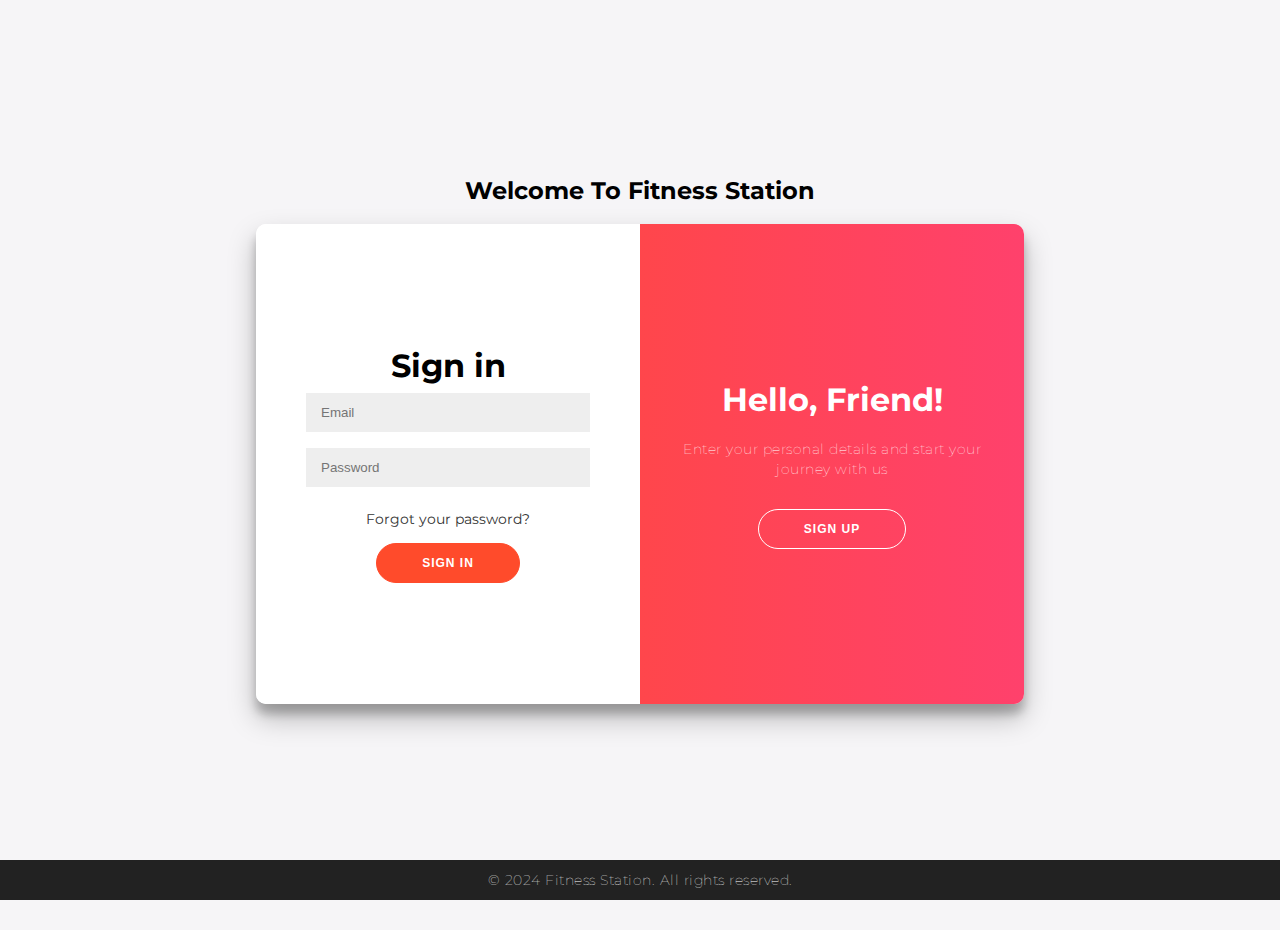
<file: index.html>
<!DOCTYPE html>
<html lang="en">
<head>
    <meta charset="UTF-8">
    <meta name="viewport" content="width=device-width, initial-scale=1.0">
    <title>LoginForm</title>
    <link rel="stylesheet" href="styles.css">
</head>
<body>
    <h2>Welcome To Fitness Station</h2>
    <div class="container" id="container">
        <!-- Sign-up Form -->
        <div class="form-container sign-up-container">
            <form action="register.php" method="POST">
                <h1>Create Account</h1>
                <input type="text" name="name" placeholder="Name" required />
                <input type="email" name="email" placeholder="Email" required />
                <input type="password" name="password" placeholder="Password" required />
                <button type="submit">Sign Up</button>
            </form>
        </div>

        <!-- Sign-in Form -->
        <div class="form-container sign-in-container">
            <form action="login.php" method="POST">
                <h1>Sign in</h1>
                <input type="email" name="email" placeholder="Email" required />
                <input type="password" name="password" placeholder="Password" required />
                <a href="#">Forgot your password?</a>
                <button type="submit">Sign In</button>
            </form>
        </div>

        <!-- Overlay -->
        <div class="overlay-container">
            <div class="overlay">
                <div class="overlay-panel overlay-left">
                    <h1>Welcome Back!</h1>
                    <p>To keep connected with us, please login with your personal info</p>
                    <button class="ghost" id="signIn">Sign In</button>
                </div>
                <div class="overlay-panel overlay-right">
                    <h1>Hello, Friend!</h1>
                    <p>Enter your personal details and start your journey with us</p>
                    <button class="ghost" id="signUp">Sign Up</button>
                </div>
            </div>
        </div>
    </div>

    <footer>
        <p>© 2024 Fitness Station. All rights reserved.</p>
    </footer>

    <script src="scripts.js"></script>
</body>
</html>
</file>
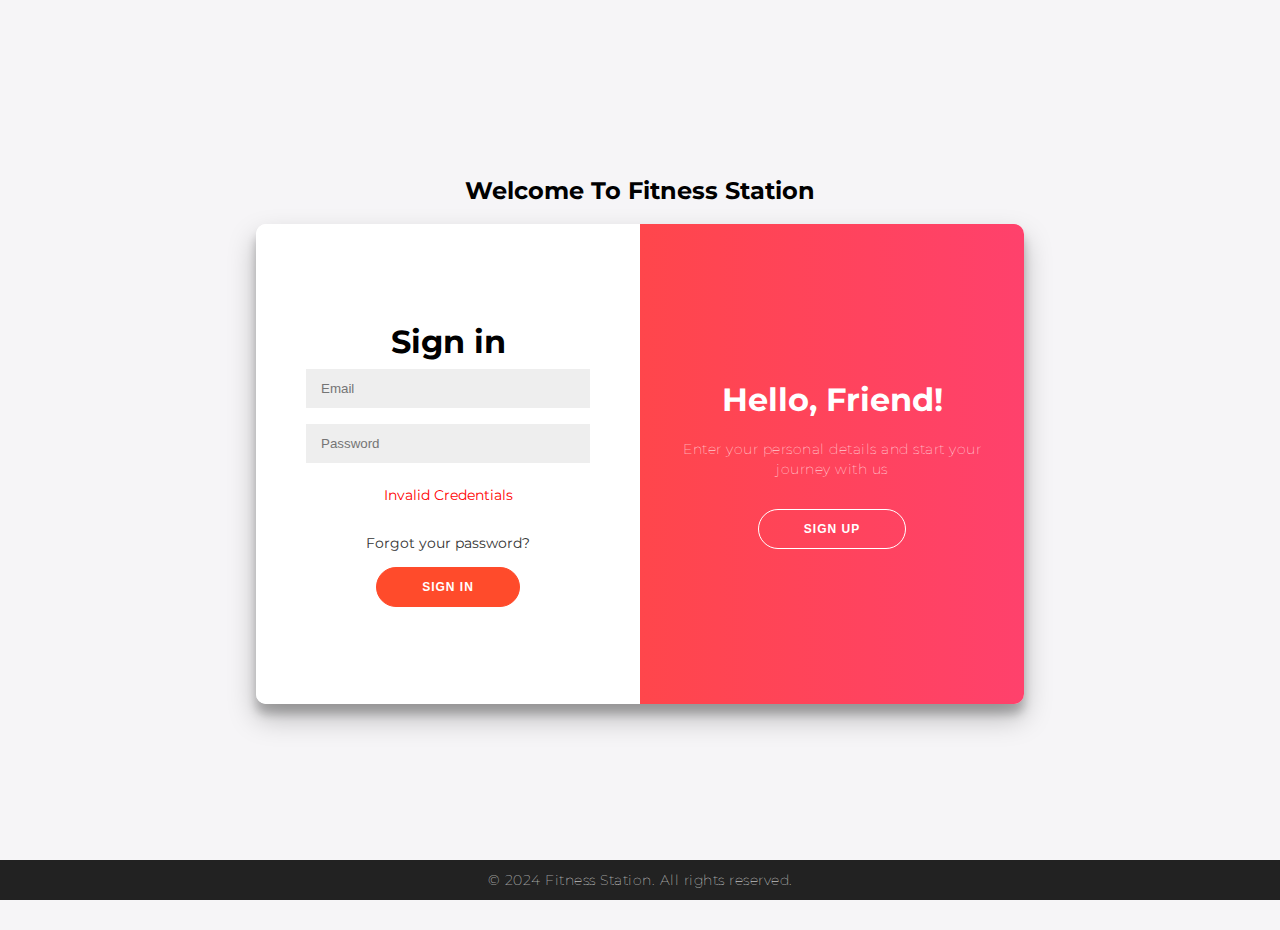
<file: invalid.html>
<!DOCTYPE html>
<html lang="en">
<head>
    <meta charset="UTF-8">
    <meta name="viewport" content="width=device-width, initial-scale=1.0">
    <title>LoginForm</title>
    <link rel="stylesheet" href="styles.css">
</head>
<body>
    <h2>Welcome To Fitness Station</h2>
    <div class="container" id="container">
        <!-- Sign-up Form -->
        <div class="form-container sign-up-container">
            <form action="register.php" method="POST">
                <h1>Create Account</h1>
                <input type="text" name="name" placeholder="Name" required />
                <input type="email" name="email" placeholder="Email" required />
                <input type="password" name="password" placeholder="Password" required />
                <button type="submit">Sign Up</button>
            </form>
        </div>

        <!-- Sign-in Form -->
        <div class="form-container sign-in-container">
            <form action="login.php" method="POST">
                <h1>Sign in</h1>
                <input type="email" name="email" placeholder="Email" required />
                <input type="password" name="password" placeholder="Password" required />
                <a style="color: red;">Invalid Credentials</a>
                <a href="#">Forgot your password?</a>
                <button type="submit">Sign In</button>
            </form>
        </div>

        <!-- Overlay -->
        <div class="overlay-container">
            <div class="overlay">
                <div class="overlay-panel overlay-left">
                    <h1>Welcome Back!</h1>
                    <p>To keep connected with us, please login with your personal info</p>
                    <button class="ghost" id="signIn">Sign In</button>
                </div>
                <div class="overlay-panel overlay-right">
                    <h1>Hello, Friend!</h1>
                    <p>Enter your personal details and start your journey with us</p>
                    <button class="ghost" id="signUp">Sign Up</button>
                </div>
            </div>
        </div>
    </div>

    <footer>
        <p>© 2024 Fitness Station. All rights reserved.</p>
    </footer>

    <script src="scripts.js"></script>
</body>
</html>
</file>
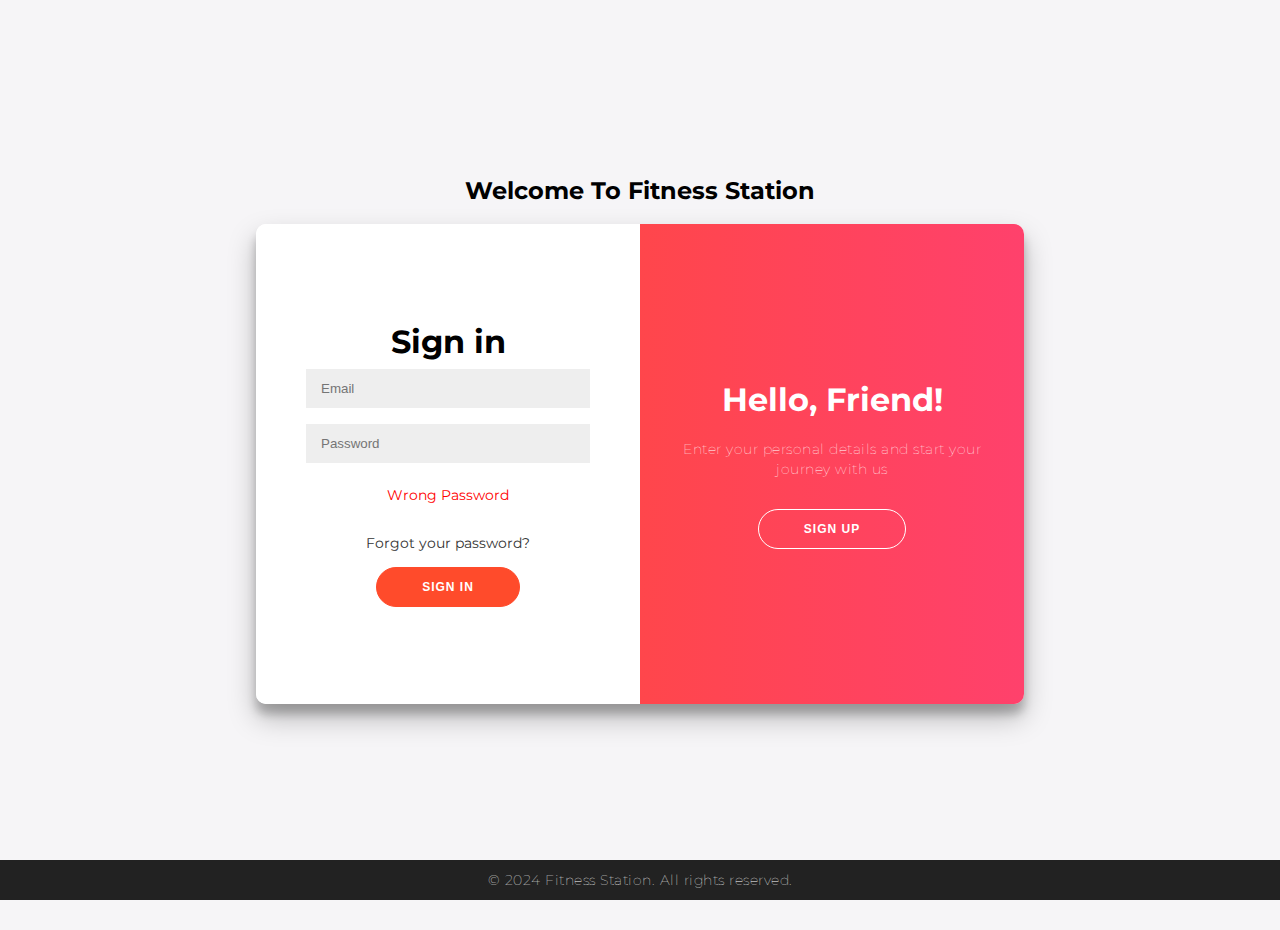
<file: wrong.html>
<!DOCTYPE html>
<html lang="en">
<head>
    <meta charset="UTF-8">
    <meta name="viewport" content="width=device-width, initial-scale=1.0">
    <title>LoginForm</title>
    <link rel="stylesheet" href="styles.css">
</head>
<body>
    <h2>Welcome To Fitness Station</h2>
    <div class="container" id="container">
        <!-- Sign-up Form -->
        <div class="form-container sign-up-container">
            <form action="register.php" method="POST">
                <h1>Create Account</h1>
                <input type="text" name="name" placeholder="Name" required />
                <input type="email" name="email" placeholder="Email" required />
                <input type="password" name="password" placeholder="Password" required />
                <button type="submit">Sign Up</button>
            </form>
        </div>

        <!-- Sign-in Form -->
        <div class="form-container sign-in-container">
            <form action="login.php" method="POST">
                <h1>Sign in</h1>
                <input type="email" name="email" placeholder="Email" required />
                <input type="password" name="password" placeholder="Password" required />
                <a style="color: red;">Wrong Password</a>
                <a href="#">Forgot your password?</a>
                <button type="submit">Sign In</button>
            </form>
        </div>

        <!-- Overlay -->
        <div class="overlay-container">
            <div class="overlay">
                <div class="overlay-panel overlay-left">
                    <h1>Welcome Back!</h1>
                    <p>To keep connected with us, please login with your personal info</p>
                    <button class="ghost" id="signIn">Sign In</button>
                </div>
                <div class="overlay-panel overlay-right">
                    <h1>Hello, Friend!</h1>
                    <p>Enter your personal details and start your journey with us</p>
                    <button class="ghost" id="signUp">Sign Up</button>
                </div>
            </div>
        </div>
    </div>

    <footer>
        <p>© 2024 Fitness Station. All rights reserved.</p>
    </footer>

    <script src="scripts.js"></script>
</body>
</html>
</file>
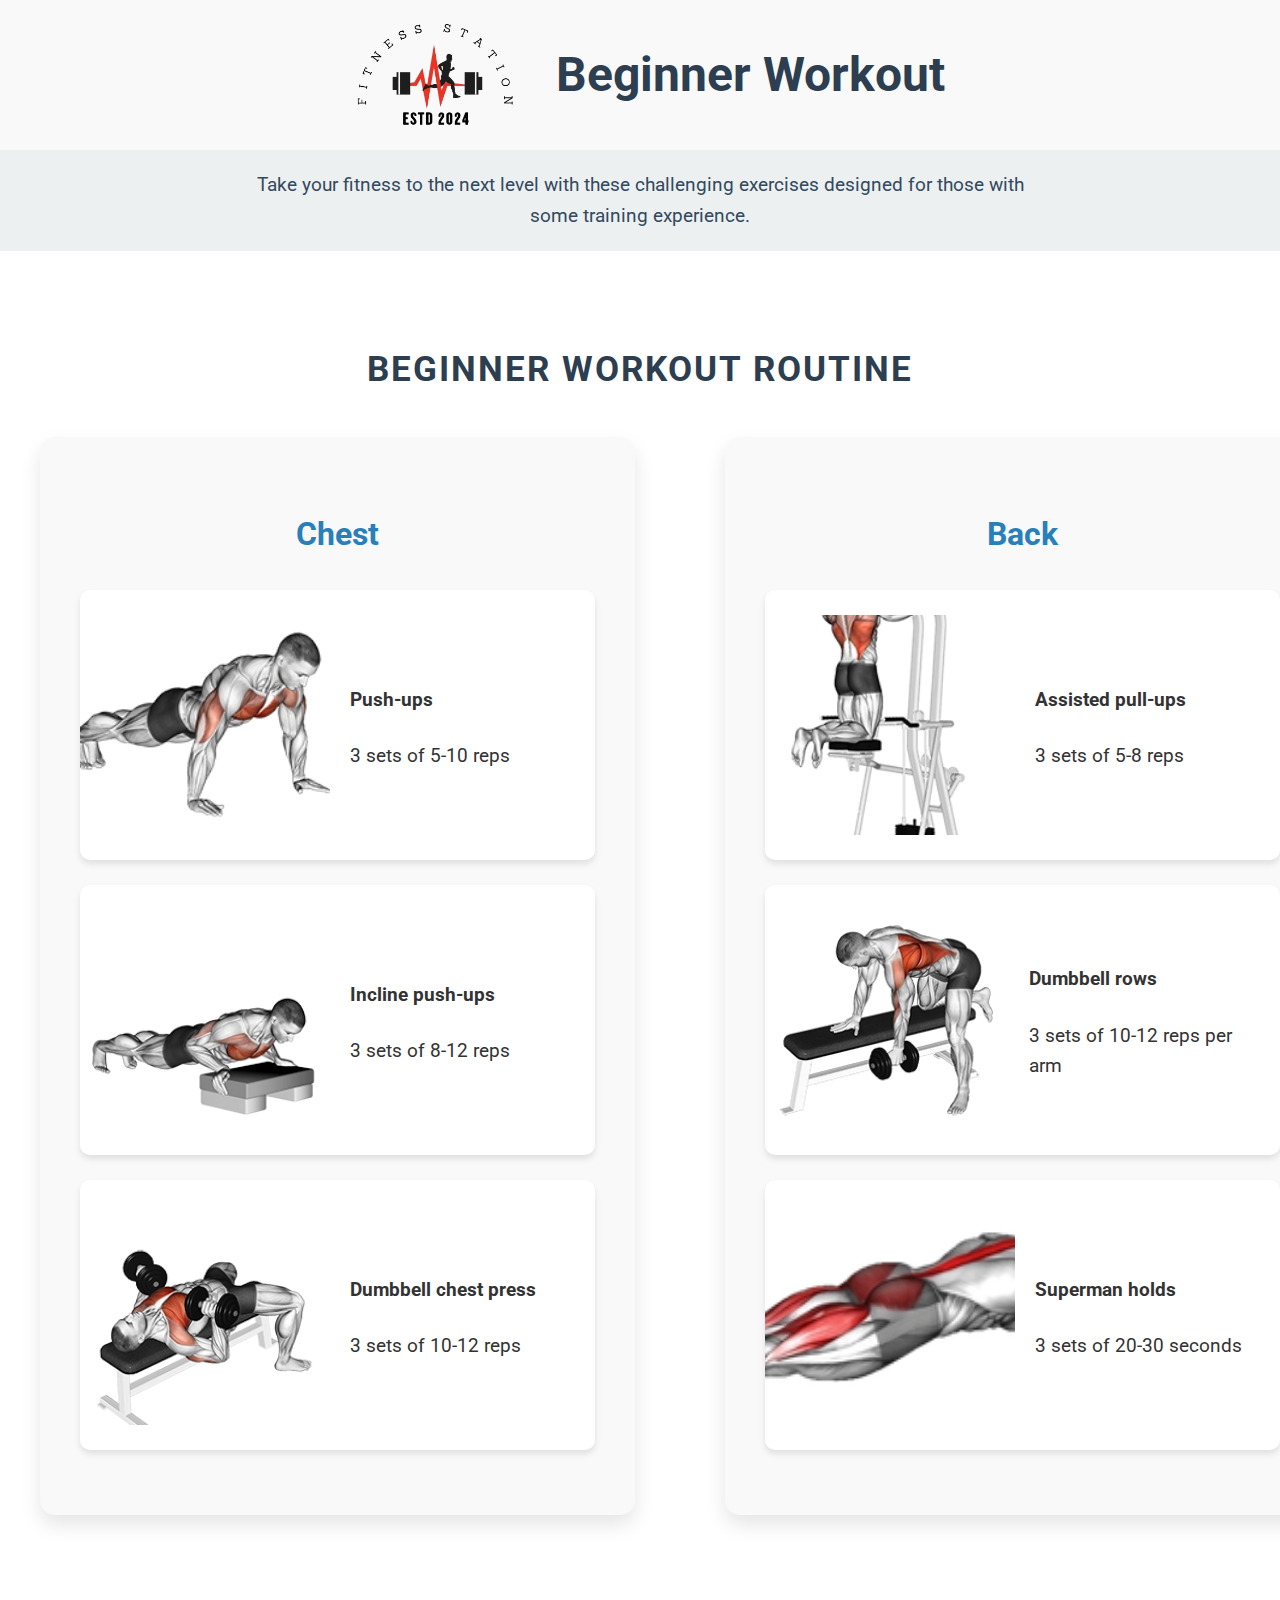
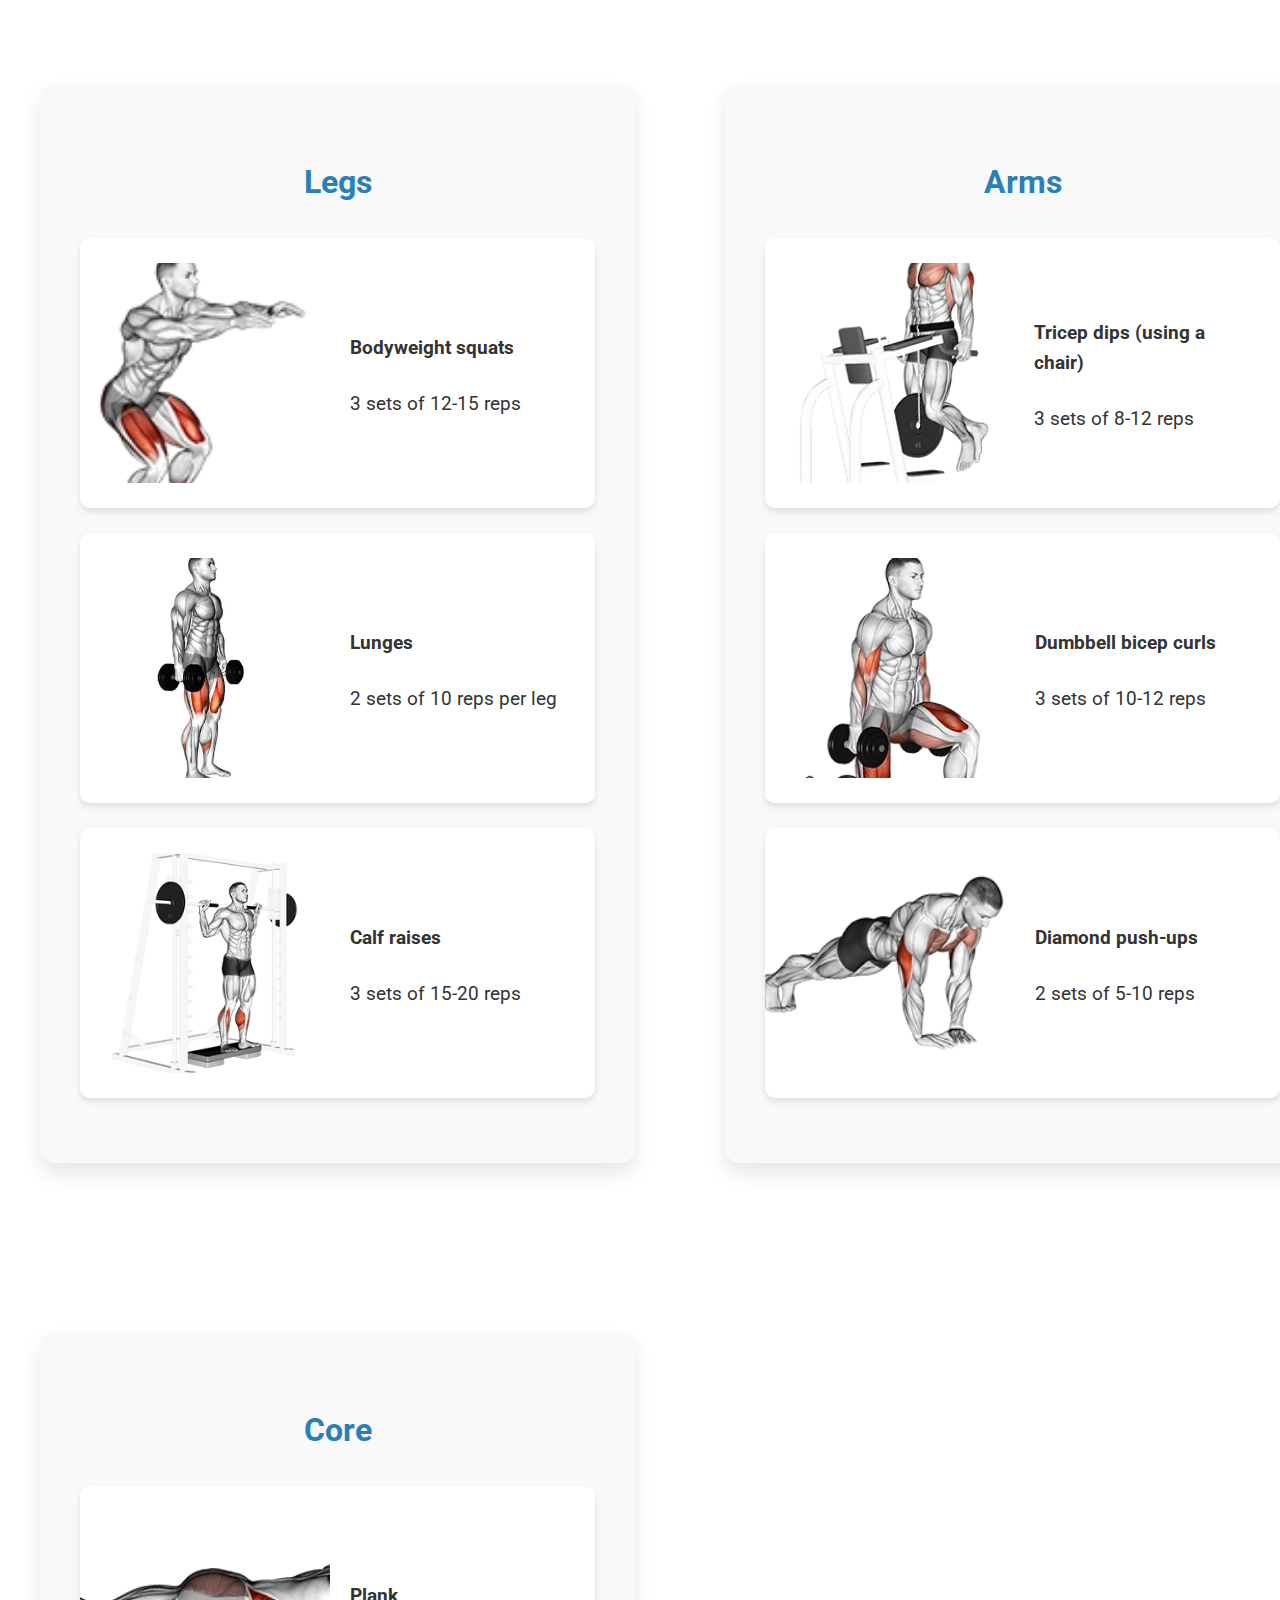
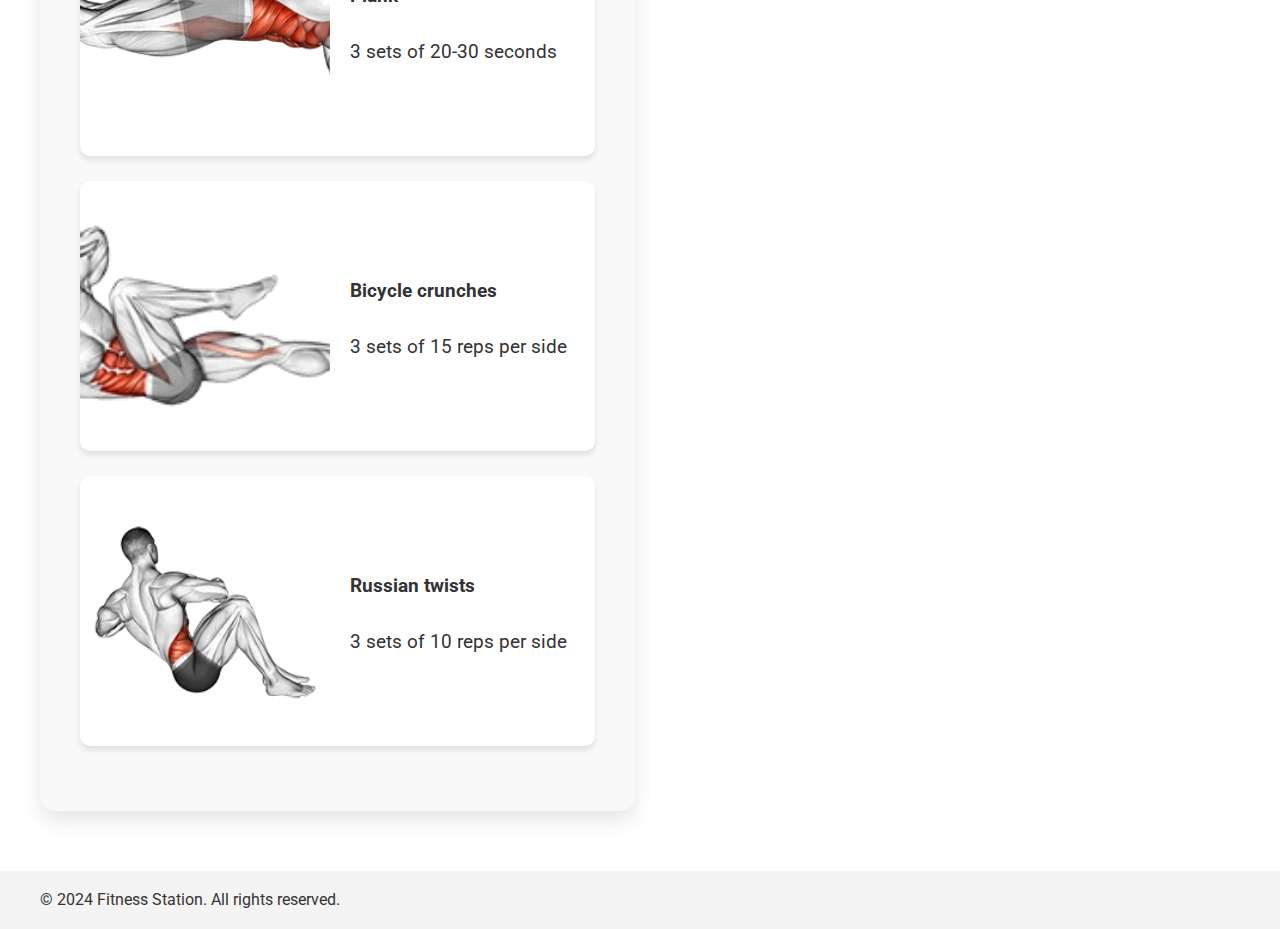
<file: FitnessFinal/beginner.html>
<!DOCTYPE html>
<html lang="en">
<head>
    <meta charset="UTF-8">
    <meta name="viewport" content="width=device-width, initial-scale=1.0">
    <title>Beginner Workout - Fitness Station</title>
    <link rel="stylesheet" href="workout.css">
    <link href="https://fonts.googleapis.com/css2?family=Roboto:wght@300;400;700&display=swap" rel="stylesheet">
</head>
<body>
    <header class="store-header">
        <img src="images/logo.png" alt="Fitness Station Logo" class="logo">
        <h1>Beginner Workout</h1>
    </header>

    <main>
        <section class="intro">
            <p>Take your fitness to the next level with these challenging exercises designed for those with some training experience.</p>
        </section>

        <section id="workout" class="workout-section">
            <div class="container">
                <h2>Beginner Workout Routine</h2>
                <div class="workout-grid">
                    <div class="body-part">
                        <h3>Chest</h3>
                        <div class="exercise">
                            <img src="images/workout_img/Beginner_img/chest/Push-ups.webp" alt="Barbell Bench Press">
                            <div class="exercise-details">
                                <h4>Push-ups</h4>
                                <p>3 sets of 5-10 reps</p>
                            </div>
                        </div>
                        <div class="exercise">
                            <img src="images/workout_img/Beginner_img/chest/Incline push-ups.webp" alt="Incline Dumbbell Press">
                            <div class="exercise-details">
                                <h4>Incline push-ups</h4>
                                <p>3 sets of 8-12 reps</p>
                            </div>
                        </div>
                        <div class="exercise">
                            <img src="images/workout_img/Beginner_img/chest/Dumbbell chest press.webp" alt="Dips">
                            <div class="exercise-details">
                                <h4>Dumbbell chest press</h4>
                                <p>3 sets of 10-12 reps</p>
                            </div>
                        </div>
                    </div>
                    <div class="body-part">
                        <h3>Back</h3>
                        <div class="exercise">
                            <img src="images/workout_img/Beginner_img/back/Assisted pull-ups.webp" alt="Pull-ups">
                            <div class="exercise-details">
                                <h4>Assisted pull-ups</h4>
                                <p>3 sets of 5-8 reps</p>
                            </div>
                        </div>
                        <div class="exercise">
                            <img src="images/workout_img/Beginner_img/back/Dumbbell rows.webp" alt="Bent-over Rows">
                            <div class="exercise-details">
                                <h4>Dumbbell rows</h4>
                                <p>3 sets of 10-12 reps per arm</p>
                            </div>
                        </div>
                        <div class="exercise">
                            <img src="images/workout_img/Beginner_img/back/Superman holds.webp" alt="Lat Pulldowns">
                            <div class="exercise-details">
                                <h4>Superman holds</h4>
                                <p>3 sets of 20-30 seconds</p>
                            </div>
                        </div>
                    </div>

                    <div class="body-part">
                        <h3>Legs</h3>
                        <div class="exercise">
                            <img src="images/workout_img/Beginner_img/leg/Bodyweight squats.webp" alt="Pull-ups">
                            <div class="exercise-details">
                                <h4>Bodyweight squats</h4>
                                <p>3 sets of 12-15 reps</p>
                            </div>
                        </div>
                        <div class="exercise">
                            <img src="images/workout_img/Beginner_img/leg/Lunges.png" alt="Bent-over Rows">
                            <div class="exercise-details">
                                <h4>Lunges</h4>
                                <p>2 sets of 10 reps per leg</p>
                            </div>
                        </div>
                        <div class="exercise">
                            <img src="images/workout_img/Beginner_img/leg/Calf raises.webp" alt="Lat Pulldowns">
                            <div class="exercise-details">
                                <h4>Calf raises</h4>
                                <p>3 sets of 15-20 reps</p>
                            </div>
                        </div>
                    </div>

                    <div class="body-part">
                        <h3>Arms</h3>
                        <div class="exercise">
                            <img src="images/workout_img/Beginner_img/Arm/Tricep dips (using a chair).webp" alt="Pull-ups">
                            <div class="exercise-details">
                                <h4>Tricep dips (using a chair)</h4>
                                <p>3 sets of 8-12 reps</p>
                            </div>
                        </div>
                        <div class="exercise">
                            <img src="images/workout_img/Beginner_img/Arm/Dumbbell bicep curls.webp" alt="Bent-over Rows">
                            <div class="exercise-details">
                                <h4>Dumbbell bicep curls</h4>
                                <p>3 sets of 10-12 reps</p>
                            </div>
                        </div>
                        <div class="exercise">
                            <img src="images/workout_img/Beginner_img/Arm/Diamond push-ups.webp" alt="Lat Pulldowns">
                            <div class="exercise-details">
                                <h4>Diamond push-ups</h4>
                                <p>2 sets of 5-10 reps</p>
                            </div>
                        </div>
                    </div>

                    <div class="body-part">
                        <h3>Core</h3>
                        <div class="exercise">
                            <img src="images/workout_img/Beginner_img/core/Plank.webp" alt="Pull-ups">
                            <div class="exercise-details">
                                <h4>Plank</h4>
                                <p>3 sets of 20-30 seconds</p>
                            </div>
                        </div>
                        <div class="exercise">
                            <img src="images/workout_img/Beginner_img/core/Bicycle crunches.webp" alt="Bent-over Rows">
                            <div class="exercise-details">
                                <h4>Bicycle crunches</h4>
                                <p>3 sets of 15 reps per side</p>
                            </div>
                        </div>
                        <div class="exercise">
                            <img src="images/workout_img/Beginner_img/core/Russian twists.webp" alt="Lat Pulldowns">
                            <div class="exercise-details">
                                <h4>Russian twists</h4>
                                <p>3 sets of 10 reps per side</p>
                            </div>
                        </div>
                    </div>
                </div>
            </div>
        </section>
    </main>

    <footer>
        <div class="container">
            <p>&copy; 2024 Fitness Station. All rights reserved.</p>
        </div>
    </footer>
</body>
</html>
</file>
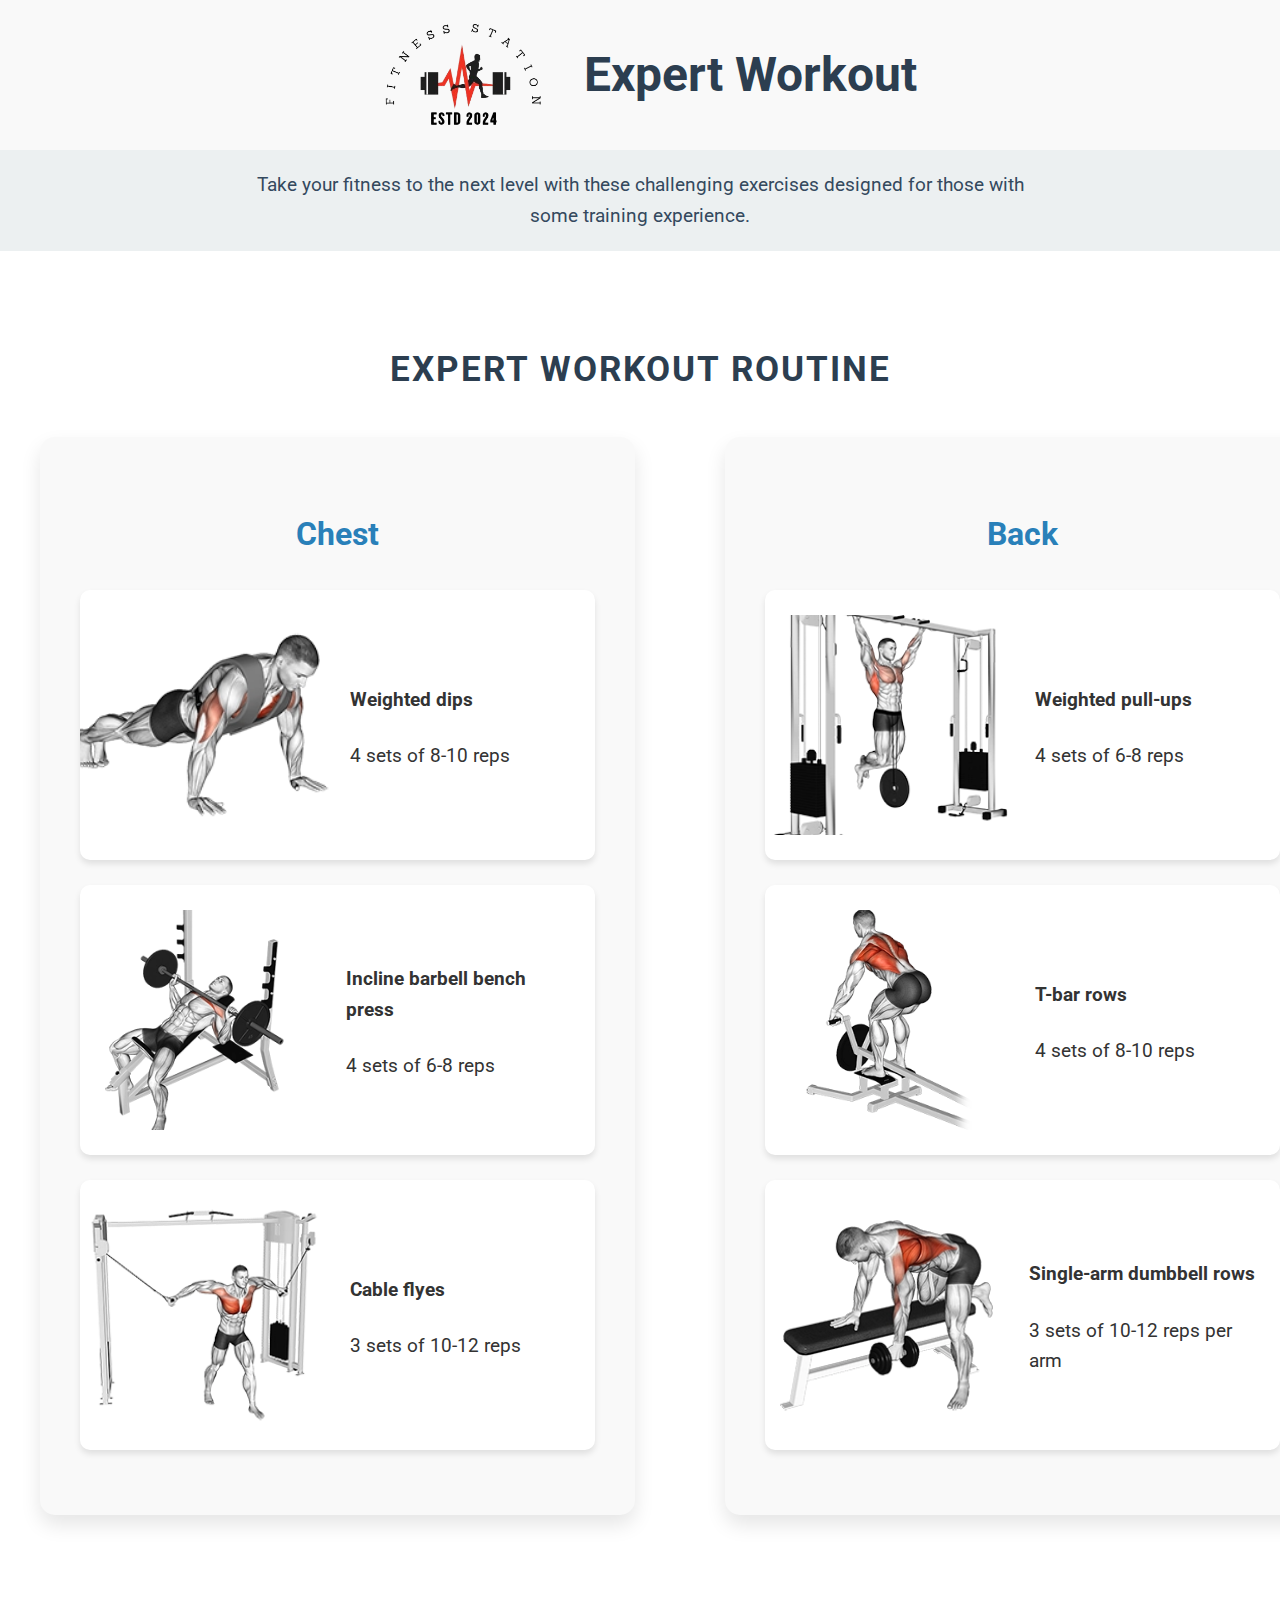
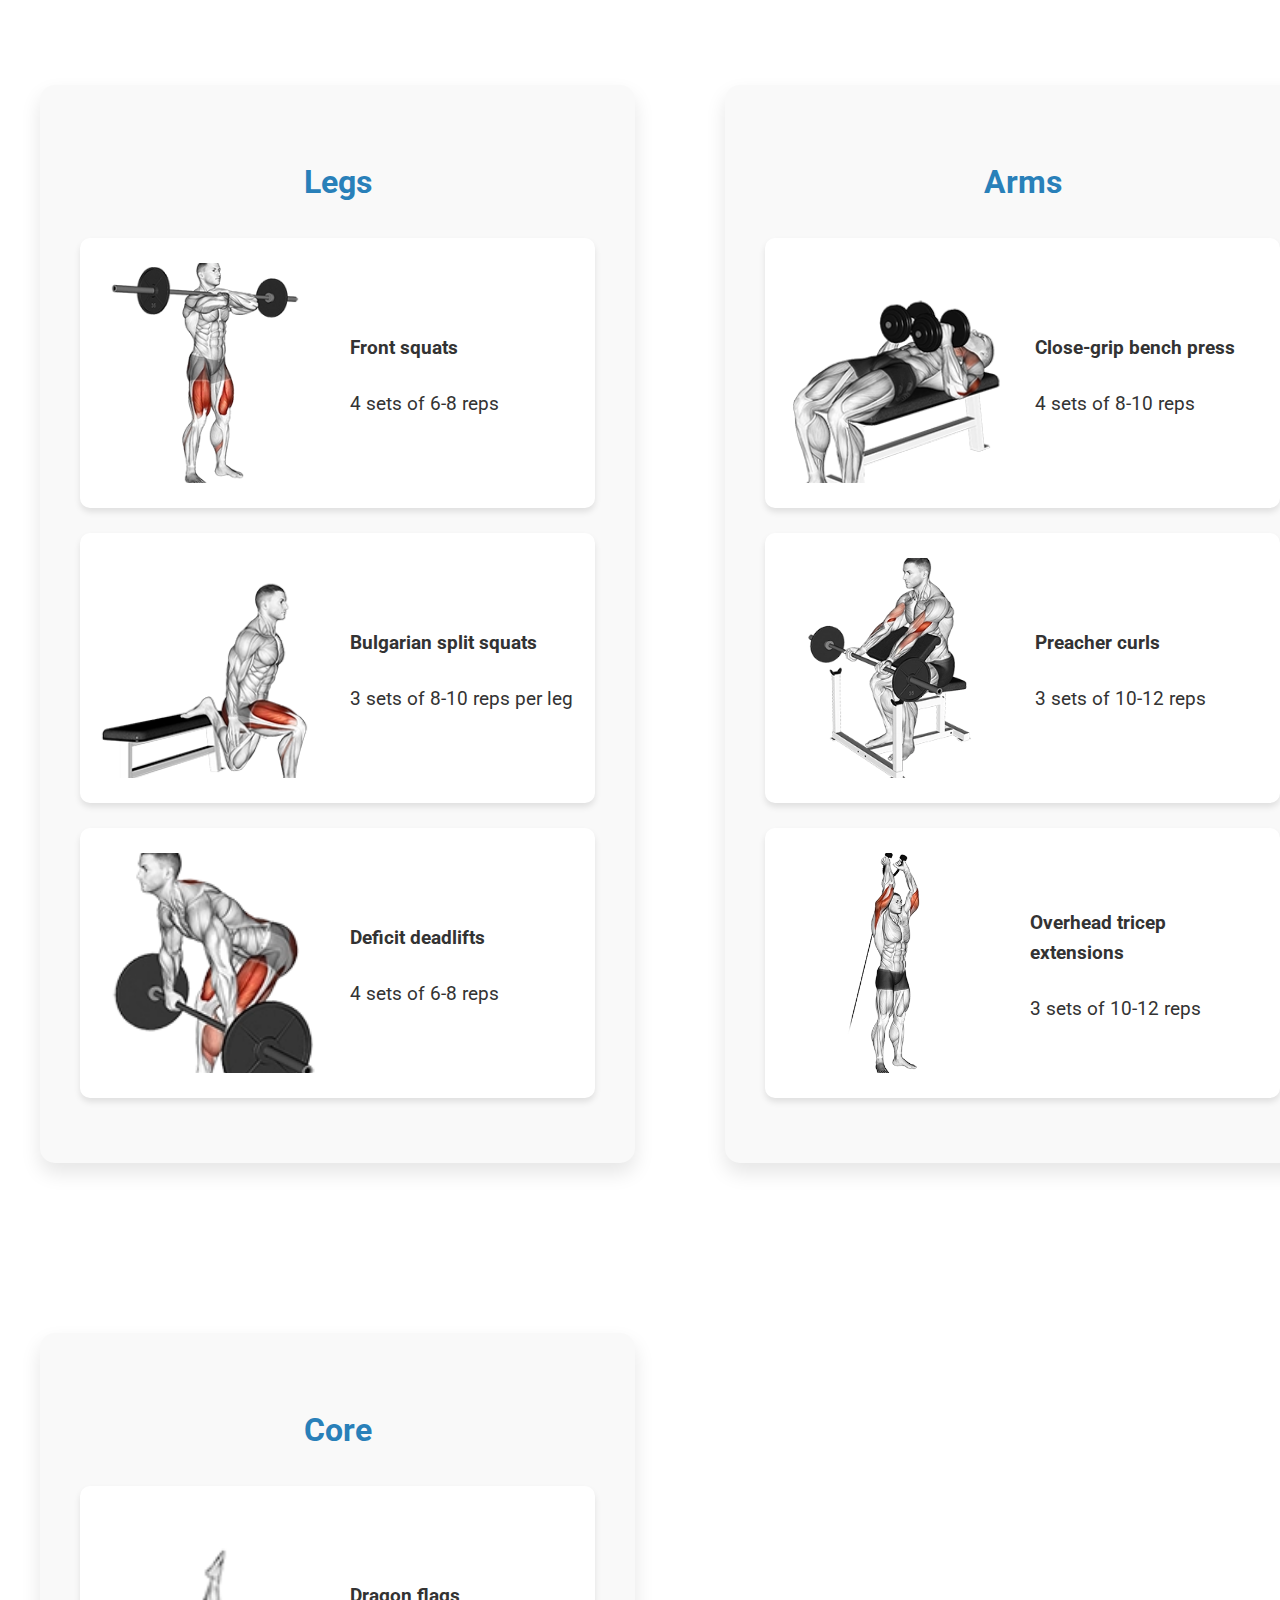
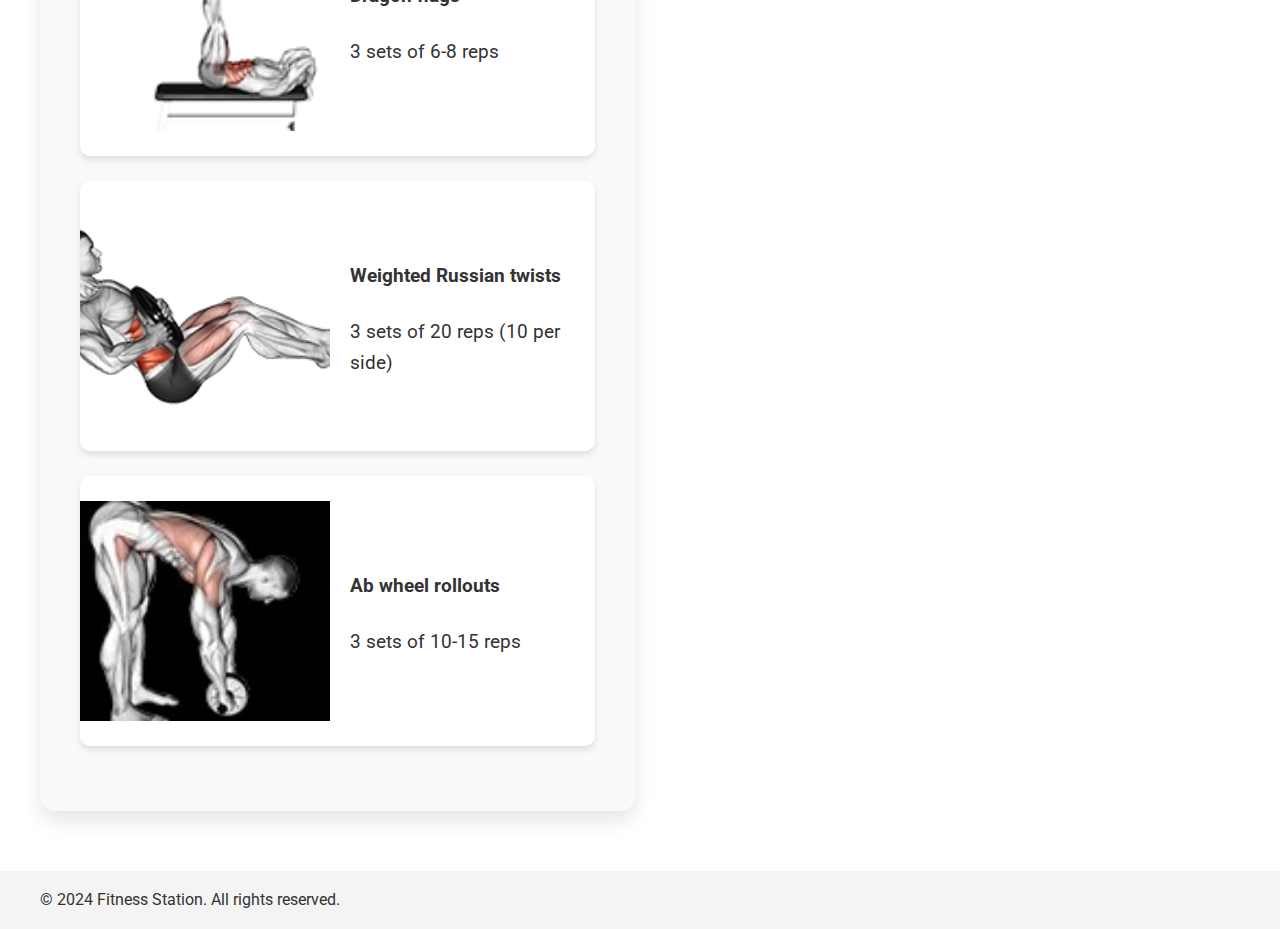
<file: FitnessFinal/expert.html>
<!DOCTYPE html>
<html lang="en">
<head>
    <meta charset="UTF-8">
    <meta name="viewport" content="width=device-width, initial-scale=1.0">
    <title>Expert Workout - Fitness Station</title>
    <link rel="stylesheet" href="workout.css">
    <link href="https://fonts.googleapis.com/css2?family=Roboto:wght@300;400;700&display=swap" rel="stylesheet">
</head>
<body>
    <header class="store-header">
        <img src="images/logo.png" alt="Fitness Station Logo" class="logo">
        <h1>Expert Workout</h1>
    </header>

    <main>
        <section class="intro">
            <p>Take your fitness to the next level with these challenging exercises designed for those with some training experience.</p>
        </section>

        <section id="workout" class="workout-section">
            <div class="container">
                <h2>Expert Workout Routine</h2>
                <div class="workout-grid">
                    <div class="body-part">
                        <h3>Chest</h3>
                        <div class="exercise">
                            <img src="images/workout_img/Expert_img/Chest/Weighted dips.webp" alt="Barbell Bench Press">
                            <div class="exercise-details">
                                <h4>Weighted dips</h4>
                                <p>4 sets of 8-10 reps</p>
                            </div>
                        </div>
                        <div class="exercise">
                            <img src="images/workout_img/Expert_img/Chest/Incline barbell bench press.webp" alt="Incline Dumbbell Press">
                            <div class="exercise-details">
                                <h4>Incline barbell bench press</h4>
                                <p>4 sets of 6-8 reps</p>
                            </div>
                        </div>
                        <div class="exercise">
                            <img src="images/workout_img/Expert_img/Chest/Cable flyes.webp" alt="Dips">
                            <div class="exercise-details">
                                <h4>Cable flyes</h4>
                                <p>3 sets of 10-12 reps</p>
                            </div>
                        </div>
                    </div>
                    <div class="body-part">
                        <h3>Back</h3>
                        <div class="exercise">
                            <img src="images/workout_img/Expert_img/Back/Weighted pull-ups.webp" alt="Pull-ups">
                            <div class="exercise-details">
                                <h4>Weighted pull-ups</h4>
                                <p>4 sets of 6-8 reps</p>
                            </div>
                        </div>
                        <div class="exercise">
                            <img src="images/workout_img/Expert_img/Back/T-bar rows.webp" alt="Bent-over Rows">
                            <div class="exercise-details">
                                <h4>T-bar rows</h4>
                                <p>4 sets of 8-10 reps</p>
                            </div>
                        </div>
                        <div class="exercise">
                            <img src="images/workout_img/Expert_img/Back/Single-arm dumbbell rows.webp" alt="Lat Pulldowns">
                            <div class="exercise-details">
                                <h4>Single-arm dumbbell rows</h4>
                                <p>3 sets of 10-12 reps per arm</p>
                            </div>
                        </div>
                    </div>

                    <div class="body-part">
                        <h3>Legs</h3>
                        <div class="exercise">
                            <img src="images/workout_img/Expert_img/Legs/Front squats.webp" alt="Pull-ups">
                            <div class="exercise-details">
                                <h4>Front squats</h4>
                                <p>4 sets of 6-8 reps</p>
                            </div>
                        </div>
                        <div class="exercise">
                            <img src="images/workout_img/Expert_img/Legs/Bulgarian split squats.webp" alt="Bent-over Rows">
                            <div class="exercise-details">
                                <h4>Bulgarian split squats</h4>
                                <p>3 sets of 8-10 reps per leg</p>
                            </div>
                        </div>
                        <div class="exercise">
                            <img src="images/workout_img/Expert_img/Legs/Deficit deadlifts.webp" alt="Lat Pulldowns">
                            <div class="exercise-details">
                                <h4>Deficit deadlifts</h4>
                                <p>4 sets of 6-8 reps</p>
                            </div>
                        </div>
                    </div>

                    <div class="body-part">
                        <h3>Arms</h3>
                        <div class="exercise">
                            <img src="images/workout_img/Expert_img/Arms/Close-grip bench press.webp" alt="Pull-ups">
                            <div class="exercise-details">
                                <h4>Close-grip bench press</h4>
                                <p>4 sets of 8-10 reps</p>
                            </div>
                        </div>
                        <div class="exercise">
                            <img src="images/workout_img/Expert_img/Arms/Preacher curls.webp" alt="Bent-over Rows">
                            <div class="exercise-details">
                                <h4>Preacher curls</h4>
                                <p>3 sets of 10-12 reps</p>
                            </div>
                        </div>
                        <div class="exercise">
                            <img src="images/workout_img/Expert_img/Arms/Overhead tricep extensions.webp" alt="Lat Pulldowns">
                            <div class="exercise-details">
                                <h4>Overhead tricep extensions</h4>
                                <p>3 sets of 10-12 reps</p>
                            </div>
                        </div>
                    </div>

                    <div class="body-part">
                        <h3>Core</h3>
                        <div class="exercise">
                            <img src="images/workout_img/Expert_img/Core/Dragon flags.webp" alt="Pull-ups">
                            <div class="exercise-details">
                                <h4>Dragon flags</h4>
                                <p>3 sets of 6-8 reps</p>
                            </div>
                        </div>
                        <div class="exercise">
                            <img src="images/workout_img/Expert_img/Core/Weighted Russian twists.webp" alt="Bent-over Rows">
                            <div class="exercise-details">
                                <h4>Weighted Russian twists</h4>
                                <p>3 sets of 20 reps (10 per side)</p>
                            </div>
                        </div>
                        <div class="exercise">
                            <img src="images/workout_img/Expert_img/Core/Ab wheel rollouts.png" alt="Lat Pulldowns">
                            <div class="exercise-details">
                                <h4>Ab wheel rollouts</h4>
                                <p>3 sets of 10-15 reps</p>
                            </div>
                        </div>
                    </div>
                    
                </div>
            </div>
        </section>
    </main>

    <footer>
        <div class="container">
            <p>&copy; 2024 Fitness Station. All rights reserved.</p>
        </div>
    </footer>
</body>
</html>
</file>
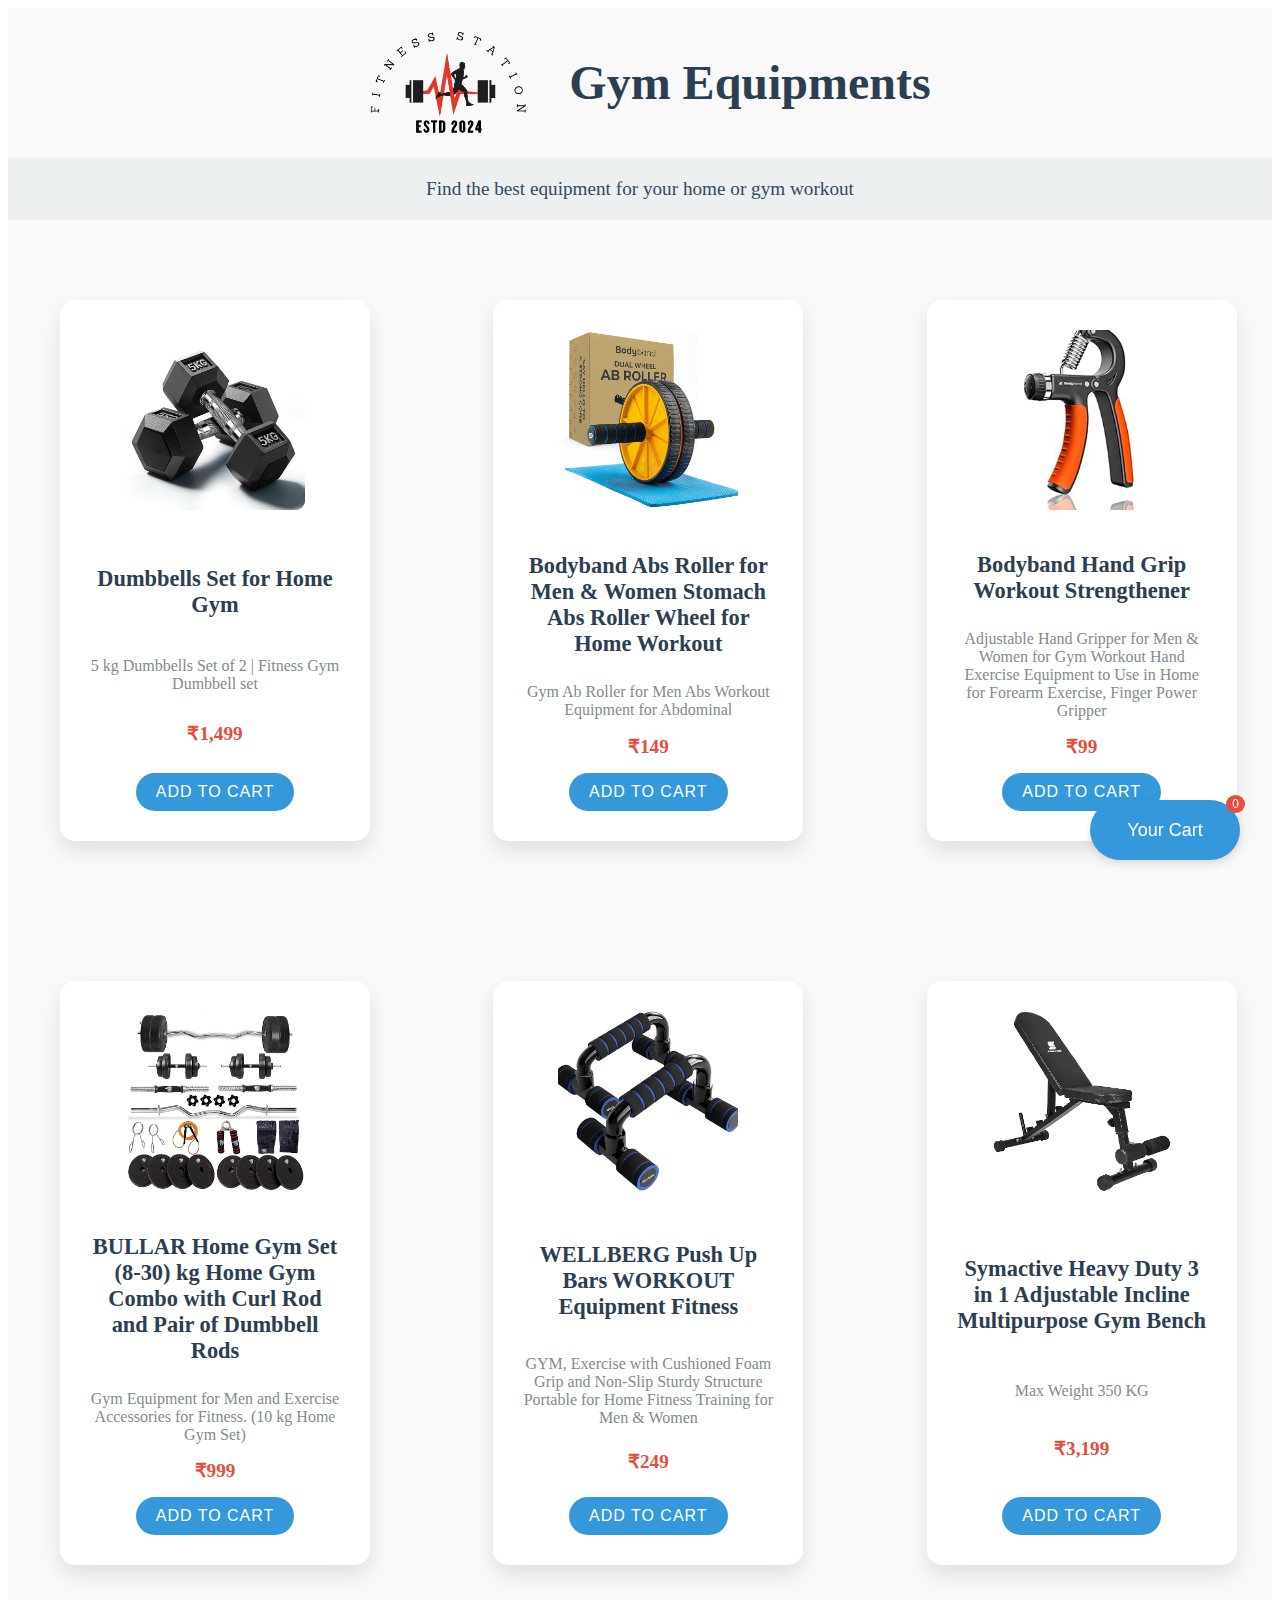
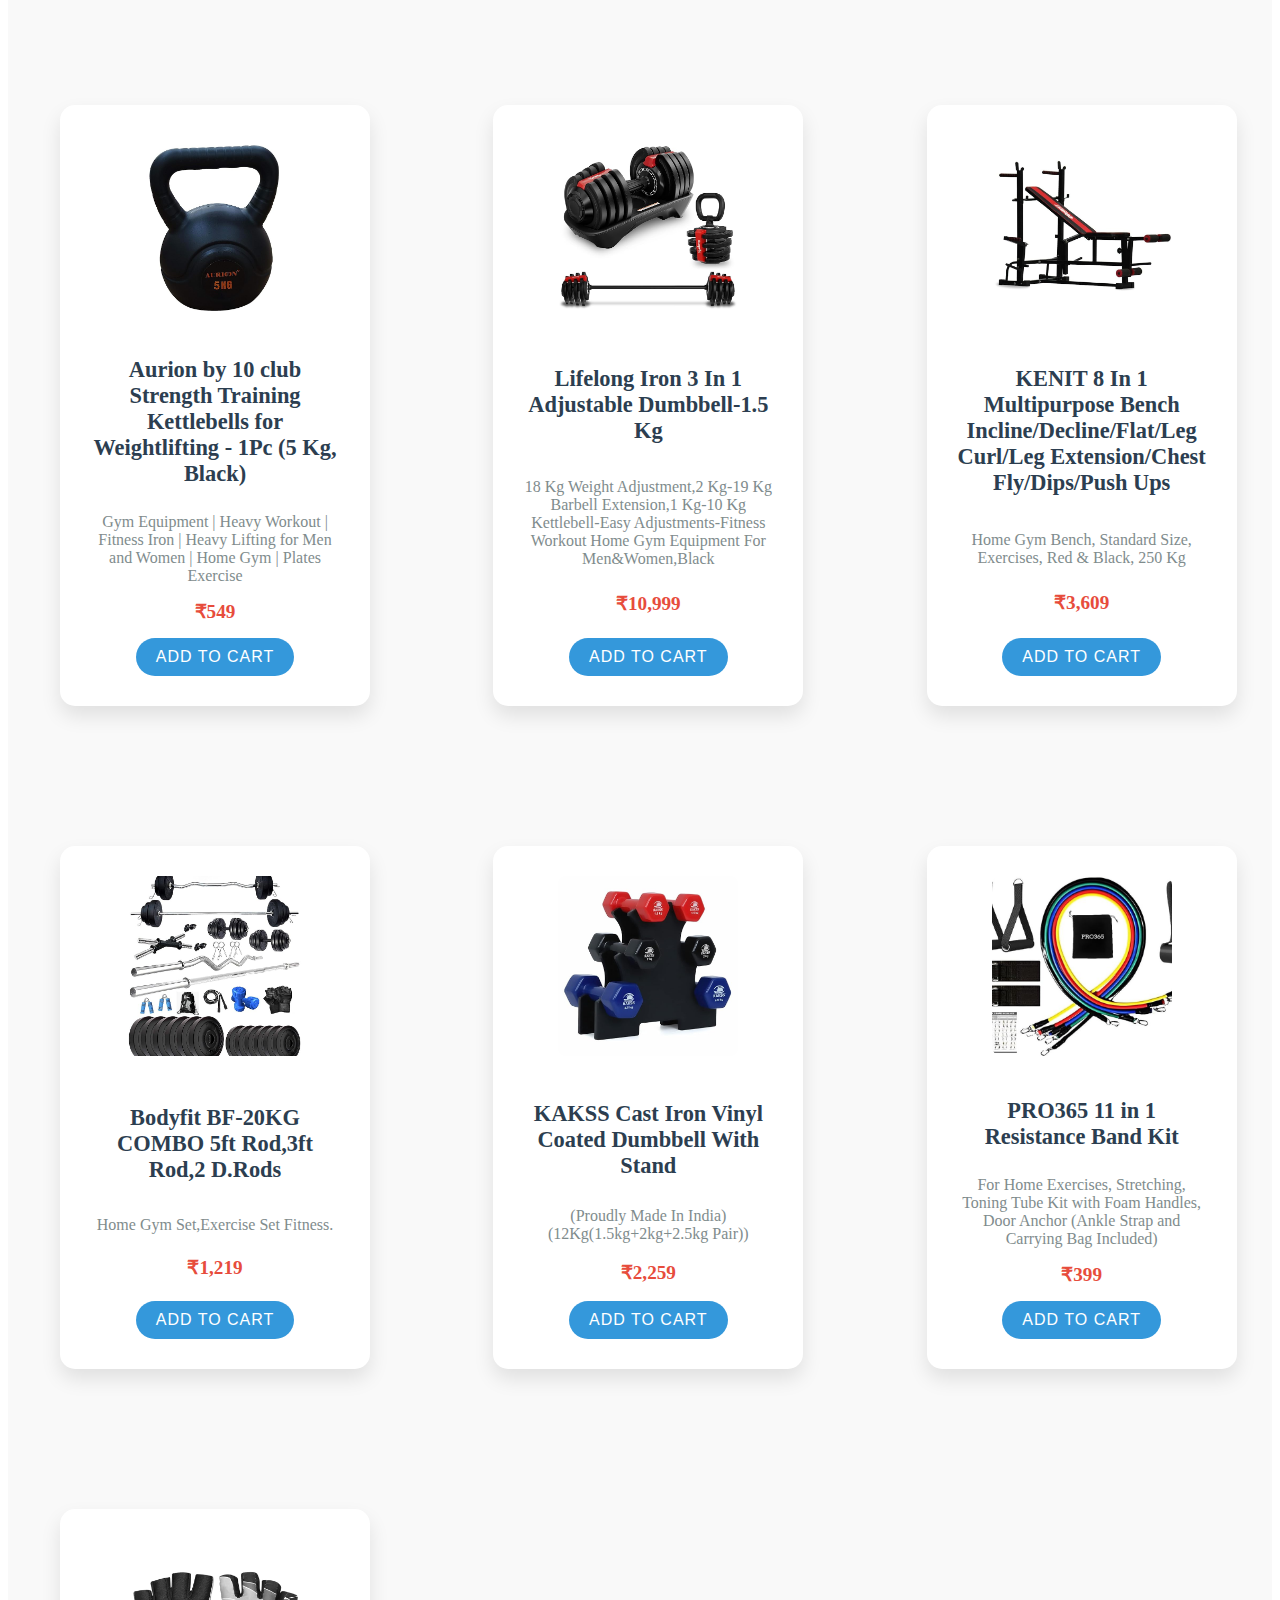
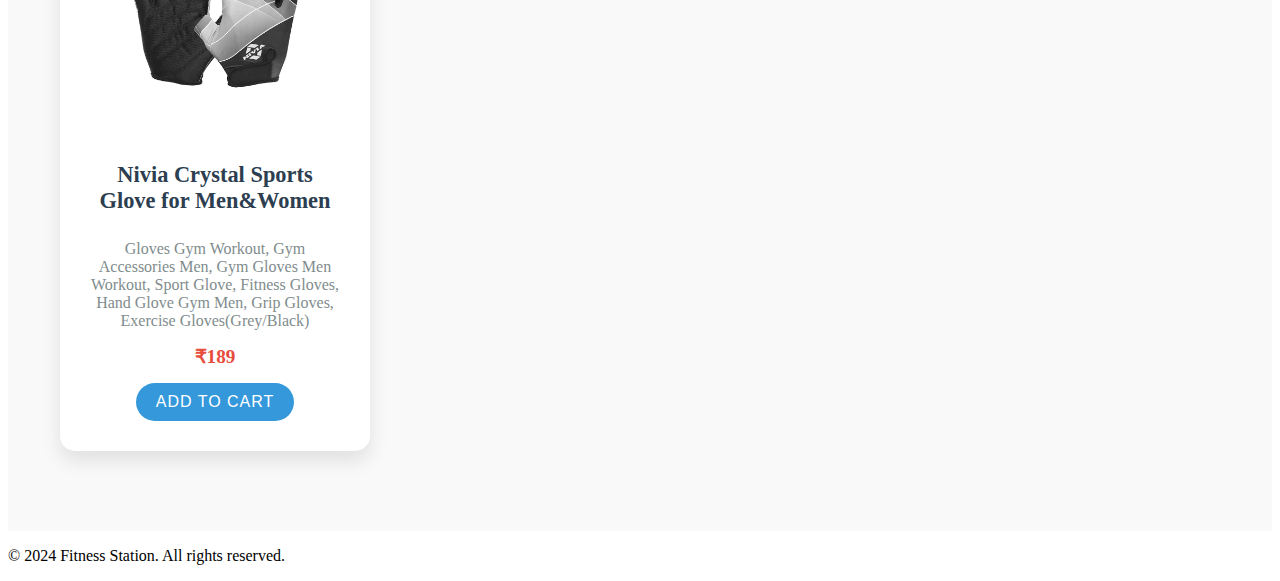
<file: FitnessFinal/gym_equipments.html>
<!DOCTYPE html>
<html lang="en">
<head>
    <meta charset="UTF-8">
    <meta name="viewport" content="width=device-width, initial-scale=1.0">
    <title>Fitness Station - Gym Equipments</title>
    <link rel="stylesheet" href="store.css">
</head>
<body>
    <main role="main">
        <header class="store-header">
            <img src="images/logo.png" alt="Fitness Station Logo" class="logo">
            <h1>Gym Equipments</h1>
        </header>

        <section class="intro">
            <p>Find the best equipment for your home or gym workout</p>
        </section>

        <section class="nutrition-store">
            <div class="product-list">
                <div class="product">
                    <img src="images/Equipment_img/Dumbbells Set for Home Gym 5 kg Dumbbells Set of 2.jpg" alt="Creatine">
                    <h3>Dumbbells Set for Home Gym</h3>
                    <p>5 kg Dumbbells Set of 2 | Fitness Gym Dumbbell set</p>
                    <div class="price">₹1,499</div>
                    <button class="add-to-cart">Add to Cart</button>
                </div>

                <div class="product">
                    <img src="images/Equipment_img/Bodyband Abs Roller for Men & Women Stomach Abs Roller Wheel for Home Workout.jpg" alt="Whey Protein">
                    <h3>Bodyband Abs Roller for Men & Women Stomach Abs Roller Wheel for Home Workout</h3>
                    <p>Gym Ab Roller for Men Abs Workout Equipment for Abdominal</p>
                    <div class="price">₹149</div>
                    <button class="add-to-cart">Add to Cart</button>
                </div>

                <div class="product">
                    <img src="images/Equipment_img/Bodyband Hand Grip Workout Strengthener.jpg" alt="High Protein Peanut Butter">
                    <h3>Bodyband Hand Grip Workout Strengthener</h3>
                    <p>Adjustable Hand Gripper for Men & Women for Gym Workout Hand Exercise Equipment to Use in Home for Forearm Exercise, Finger Power Gripper</p>
                    <div class="price">₹99</div>
                    <button class="add-to-cart">Add to Cart</button>
                </div>

                <div class="product">
                    <img src="images/Equipment_img/BULLAR Home Gym Set.jpg" alt="Whey Protein">
                    <h3>BULLAR Home Gym Set (8-30) kg Home Gym Combo with Curl Rod and Pair of Dumbbell Rods</h3>
                    <p>Gym Equipment for Men and Exercise Accessories for Fitness. (10 kg Home Gym Set)</p>
                    <div class="price">₹999</div>
                    <button class="add-to-cart">Add to Cart</button>
                </div>

                <div class="product">
                    <img src="images/Equipment_img/WELLBERG Push Up Bars WORKOUT Equipment Fitness.jpg" alt="Whey Protein">
                    <h3>WELLBERG Push Up Bars WORKOUT Equipment Fitness</h3>
                    <p>GYM, Exercise with Cushioned Foam Grip and Non-Slip Sturdy Structure Portable for Home Fitness Training for Men & Women</p>
                    <div class="price">₹249</div>
                    <button class="add-to-cart">Add to Cart</button>
                </div>

                <div class="product">
                    <img src="images/Equipment_img/Symactive Heavy Duty 3 in 1 Adjustable Incline Multipurpose Gym Bench, Max Weight 350 KG.jpg" alt="Whey Protein">
                    <h3>Symactive Heavy Duty 3 in 1 Adjustable Incline Multipurpose Gym Bench</h3>
                    <p>Max Weight 350 KG</p>
                    <div class="price">₹3,199</div>
                    <button class="add-to-cart">Add to Cart</button>
                </div>

                <div class="product">
                    <img src="images/Equipment_img/Aurion by 10 club Strength Training Kettlebells for Weightlifting.jpg" alt="Whey Protein">
                    <h3>Aurion by 10 club Strength Training Kettlebells for Weightlifting - 1Pc (5 Kg, Black)</h3>
                    <p>Gym Equipment | Heavy Workout | Fitness Iron | Heavy Lifting for Men and Women | Home Gym | Plates Exercise</p>
                    <div class="price">₹549</div>
                    <button class="add-to-cart">Add to Cart</button>
                </div>

                <div class="product">
                    <img src="images/Equipment_img/Lifelong Iron 3 In 1 Adjustable Dumbbell-1.5 Kg-18 Kg Weight Adjustment,2 Kg-19 Kg Barbell Extension.jpg" alt="Whey Protein">
                    <h3>Lifelong Iron 3 In 1 Adjustable Dumbbell-1.5 Kg</h3>
                    <p>18 Kg Weight Adjustment,2 Kg-19 Kg Barbell Extension,1 Kg-10 Kg Kettlebell-Easy Adjustments-Fitness Workout Home Gym Equipment For Men&Women,Black</p>
                    <div class="price">₹10,999</div>
                    <button class="add-to-cart">Add to Cart</button>
                </div>

                <div class="product">
                    <img src="images/Equipment_img/KENIT 8 In 1 Multipurpose Bench Incline.jpg" alt="Whey Protein">
                    <h3>KENIT 8 In 1 Multipurpose Bench Incline/Decline/Flat/Leg Curl/Leg Extension/Chest Fly/Dips/Push Ups</h3>
                    <p>Home Gym Bench, Standard Size, Exercises, Red & Black, 250 Kg</p>
                    <div class="price">₹3,609</div>
                    <button class="add-to-cart">Add to Cart</button>
                </div>

                <div class="product">
                    <img src="images/Equipment_img/Bodyfit BF-20KG COMBO 5ft Rod,3ft Rod,2 D.Rods Home Gym Set,Exercise Set Fitness..jpg" alt="Whey Protein">
                    <h3>Bodyfit BF-20KG COMBO 5ft Rod,3ft Rod,2 D.Rods</h3>
                    <p>Home Gym Set,Exercise Set Fitness.</p>
                    <div class="price">₹1,219</div>
                    <button class="add-to-cart">Add to Cart</button>
                </div>

                <div class="product">
                    <img src="images/Equipment_img/KAKSS Cast Iron Vinyl Coated Dumbbell With Stand(Proudly Made In India) (12Kg(1.5kg+2kg+2.5kg Pair)).jpg" alt="Whey Protein">
                    <h3>KAKSS Cast Iron Vinyl Coated Dumbbell With Stand</h3>
                    <p>(Proudly Made In India) (12Kg(1.5kg+2kg+2.5kg Pair))</p>
                    <div class="price">₹2,259</div>
                    <button class="add-to-cart">Add to Cart</button>
                </div>

                <div class="product">
                    <img src="images/Equipment_img/PRO365 11 in 1 Resistance Band Kit for Home Exercises, Stretching, Toning Tube Kit with Foam Handles.jpg" alt="Whey Protein">
                    <h3>PRO365 11 in 1 Resistance Band Kit</h3>
                    <p>For Home Exercises, Stretching, Toning Tube Kit with Foam Handles, Door Anchor (Ankle Strap and Carrying Bag Included)</p>
                    <div class="price">₹399</div>
                    <button class="add-to-cart">Add to Cart</button>
                </div>

                <div class="product">
                    <img src="images/Equipment_img/Nivia Crystal Sports Glove for Men&Women, Gloves Gym.jpg" alt="Whey Protein">
                    <h3>Nivia Crystal Sports Glove for Men&Women</h3>
                    <p>Gloves Gym Workout, Gym Accessories Men, Gym Gloves Men Workout, Sport Glove, Fitness Gloves, Hand Glove Gym Men, Grip Gloves, Exercise Gloves(Grey/Black)</p>
                    <div class="price">₹189</div>
                    <button class="add-to-cart">Add to Cart</button>
                </div>

            </div>
        </section>
    </main>

    <footer>
        <p>&copy; 2024 Fitness Station. All rights reserved.</p>
    </footer>

    <div id="cart-flyout" class="flyout-menu">
        <div class="flyout-content">
            <span class="close-flyout" id="close-cart-flyout">&times;</span>
            <h2>Your Cart</h2>
            <div id="cart-items-flyout"></div>
            <p>Total: ₹<span id="cart-total-flyout">0.00</span></p>
            <button id="checkout-btn" class="btn">Checkout</button>
        </div>
    </div>

    <button id="floating-cart-btn" class="floating-btn">
        <i class="fa fa-shopping-cart"></i> Your Cart
        <span id="cart-count">0</span>
    </button>

    <script src="script.js"></script>
</body>
</html>
</file>
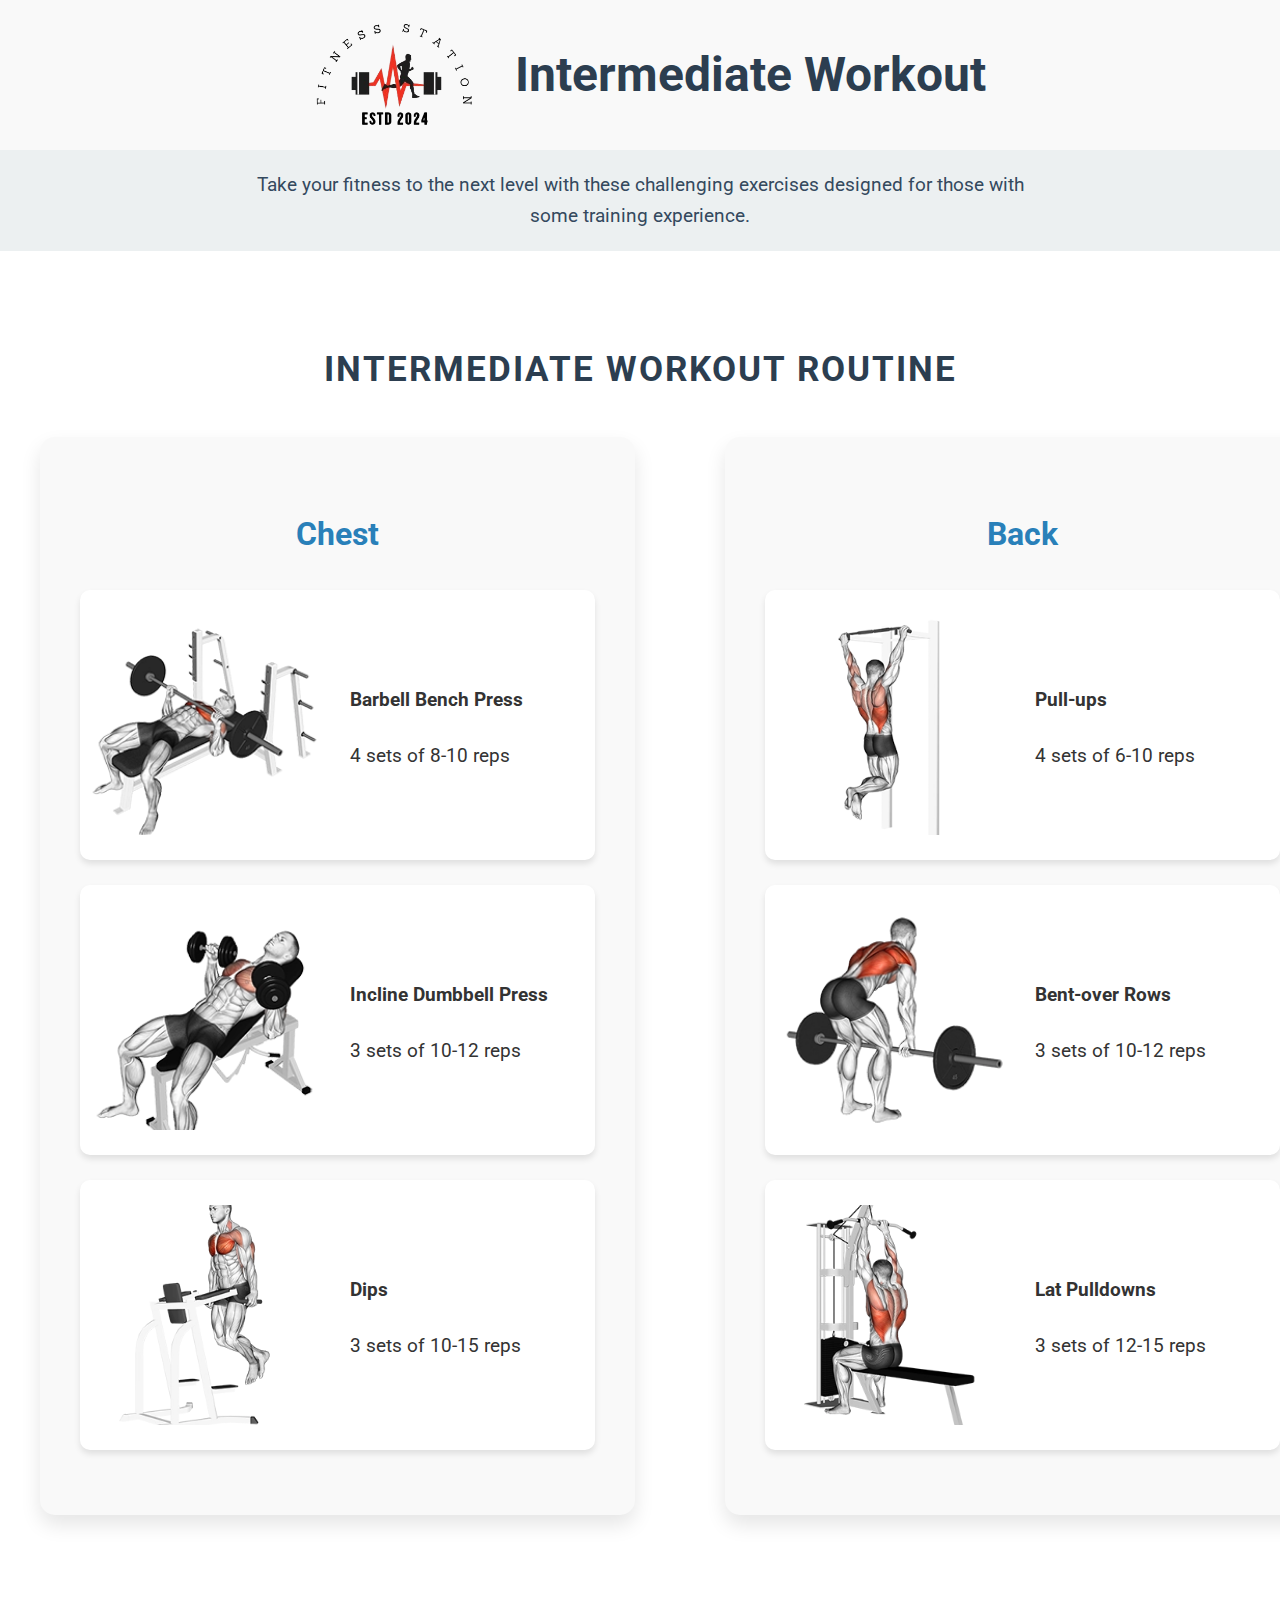
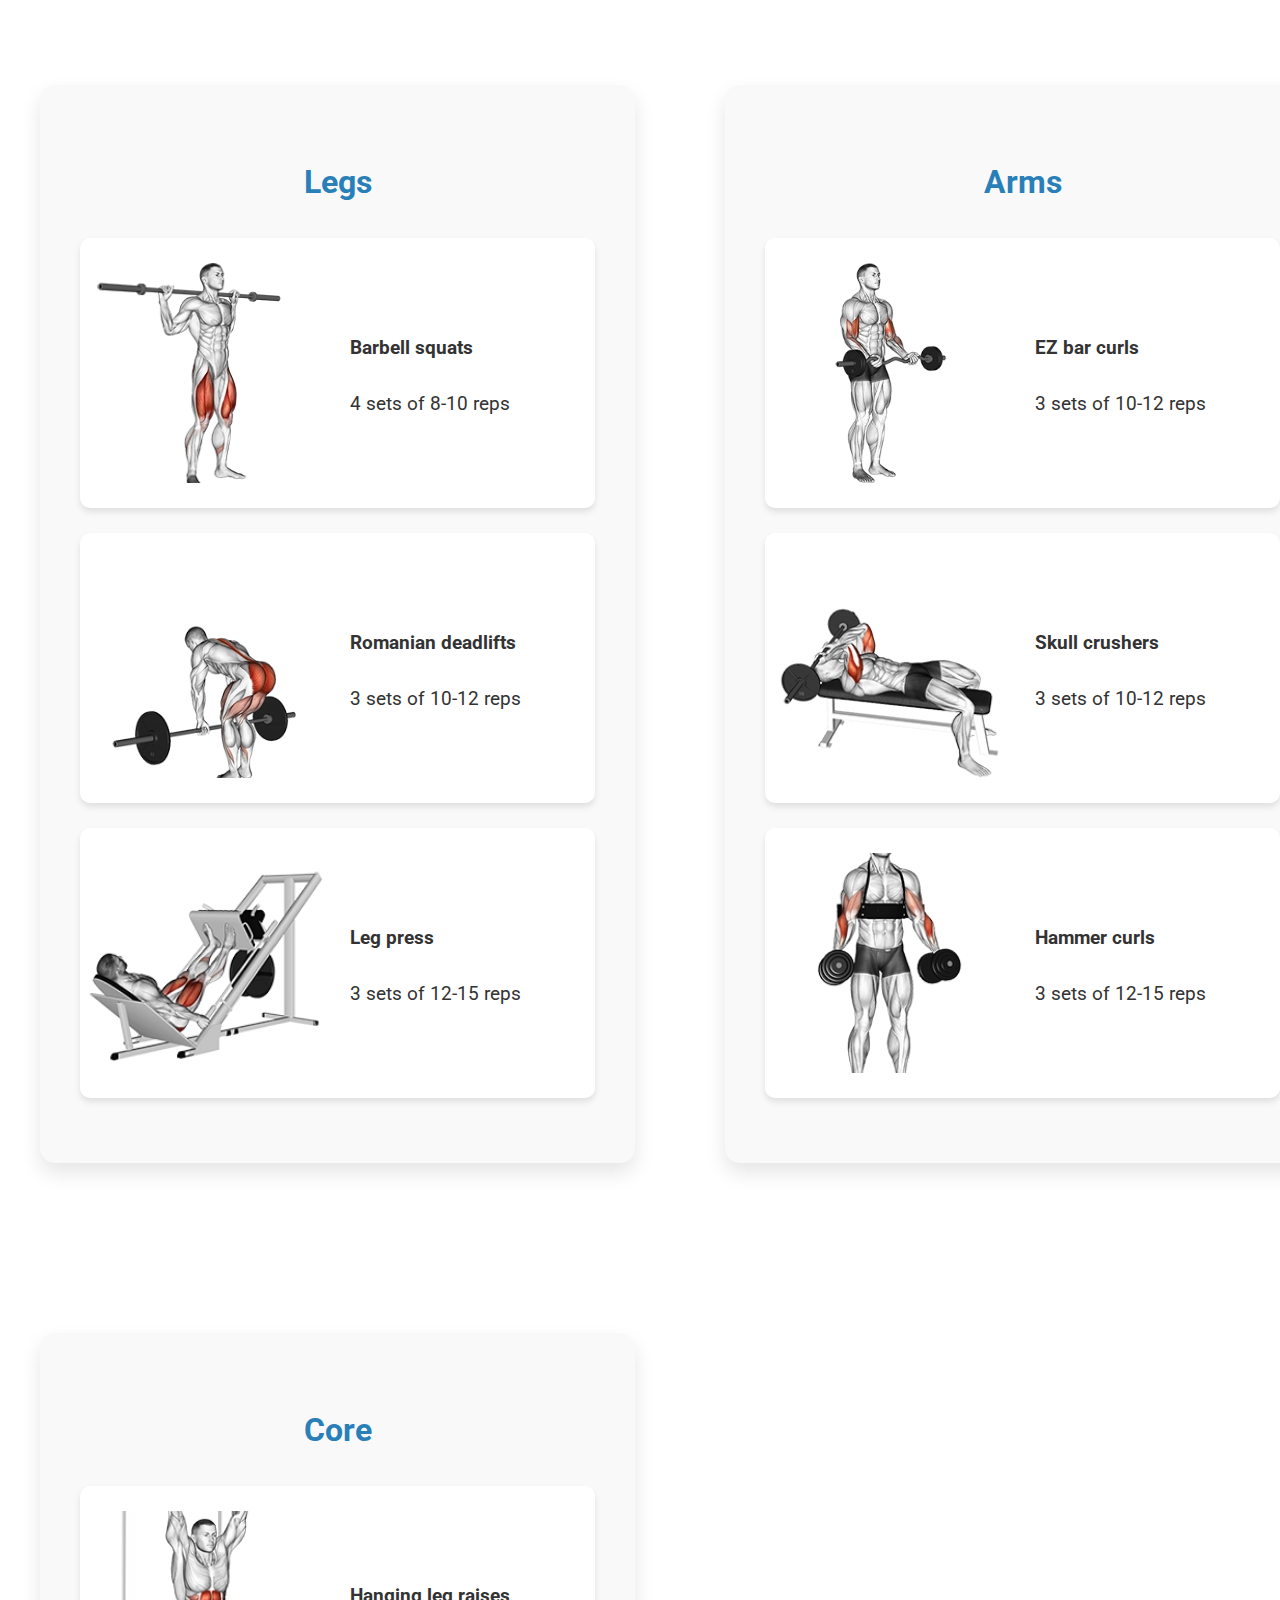
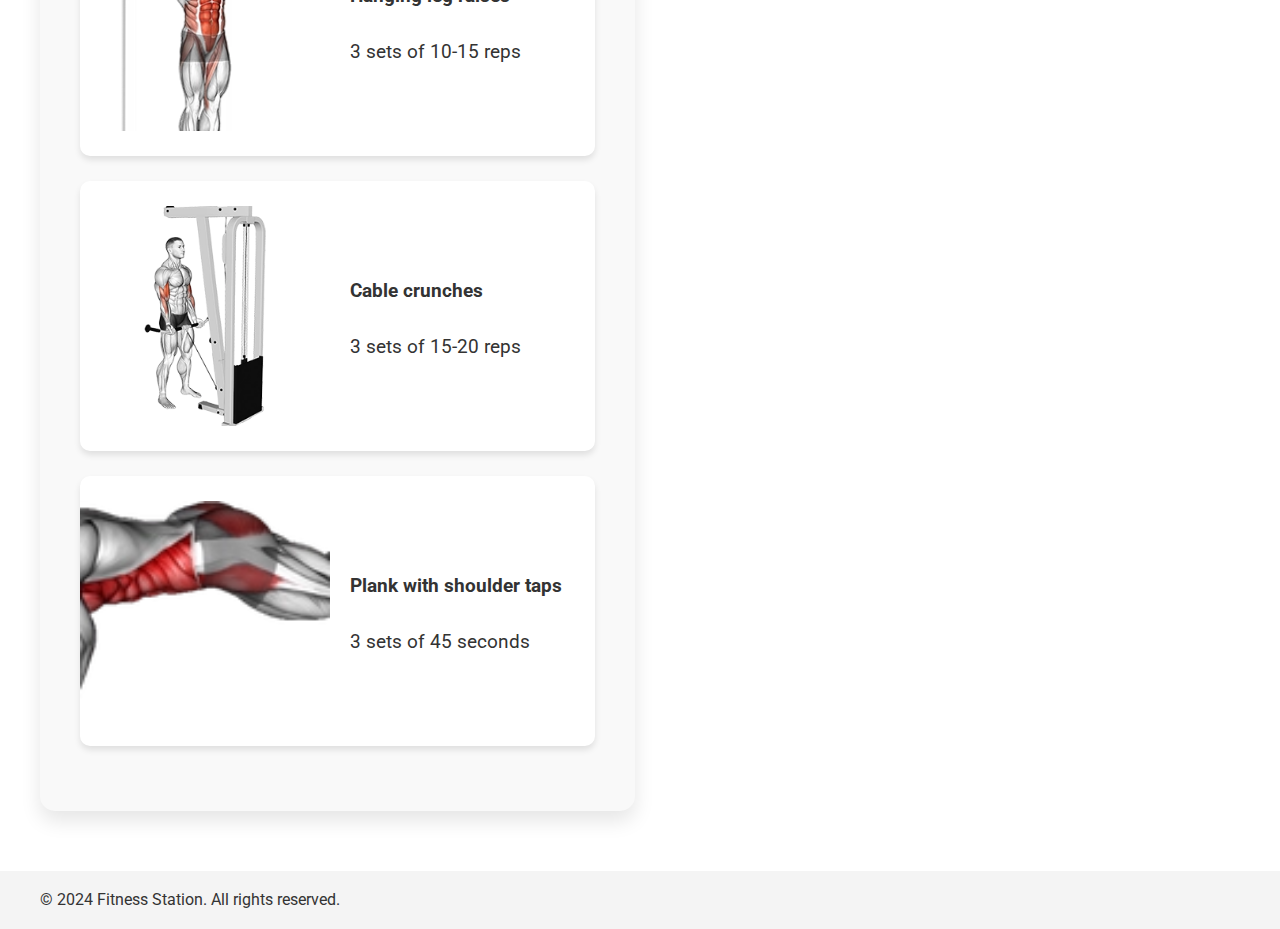
<file: FitnessFinal/intermediate.html>
<!DOCTYPE html>
<html lang="en">
<head>
    <meta charset="UTF-8">
    <meta name="viewport" content="width=device-width, initial-scale=1.0">
    <title>Intermediate Workout - Fitness Station</title>
    <link rel="stylesheet" href="workout.css">
    <link href="https://fonts.googleapis.com/css2?family=Roboto:wght@300;400;700&display=swap" rel="stylesheet">
</head>
<body>
    <header class="store-header">
        <img src="images/logo.png" alt="Fitness Station Logo" class="logo">
        <h1>Intermediate Workout</h1>
    </header>

    <main>
        <section class="intro">
            <p>Take your fitness to the next level with these challenging exercises designed for those with some training experience.</p>
        </section>

        <section id="workout" class="workout-section">
            <div class="container">
                <h2>Intermediate Workout Routine</h2>
                <div class="workout-grid">
                    <div class="body-part">
                        <h3>Chest</h3>
                        <div class="exercise">
                            <img src="images/workout_img/Intermediate_img/chest/Barbell bench press.webp" alt="Barbell Bench Press">
                            <div class="exercise-details">
                                <h4>Barbell Bench Press</h4>
                                <p>4 sets of 8-10 reps</p>
                            </div>
                        </div>
                        <div class="exercise">
                            <img src="images/workout_img/Intermediate_img/chest/Incline dumbbell press.webp" alt="Incline Dumbbell Press">
                            <div class="exercise-details">
                                <h4>Incline Dumbbell Press</h4>
                                <p>3 sets of 10-12 reps</p>
                            </div>
                        </div>
                        <div class="exercise">
                            <img src="images/workout_img/Intermediate_img/chest/Dips.webp" alt="Dips">
                            <div class="exercise-details">
                                <h4>Dips</h4>
                                <p>3 sets of 10-15 reps</p>
                            </div>
                        </div>
                    </div>
                    <div class="body-part">
                        <h3>Back</h3>
                        <div class="exercise">
                            <img src="images/workout_img/Intermediate_img/back/Pull-ups.webp" alt="Pull-ups">
                            <div class="exercise-details">
                                <h4>Pull-ups</h4>
                                <p>4 sets of 6-10 reps</p>
                            </div>
                        </div>
                        <div class="exercise">
                            <img src="images/workout_img/Intermediate_img/back/Bent-over rows.webp" alt="Bent-over Rows">
                            <div class="exercise-details">
                                <h4>Bent-over Rows</h4>
                                <p>3 sets of 10-12 reps</p>
                            </div>
                        </div>
                        <div class="exercise">
                            <img src="images/workout_img/Intermediate_img/back/Lat pulldowns.webp" alt="Lat Pulldowns">
                            <div class="exercise-details">
                                <h4>Lat Pulldowns</h4>
                                <p>3 sets of 12-15 reps</p>
                            </div>
                        </div>
                    </div>

                    <div class="body-part">
                        <h3>Legs</h3>
                        <div class="exercise">
                            <img src="images/workout_img/Intermediate_img/leg/Barbell squats.webp" alt="Pull-ups">
                            <div class="exercise-details">
                                <h4>Barbell squats</h4>
                                <p>4 sets of 8-10 reps</p>
                            </div>
                        </div>
                        <div class="exercise">
                            <img src="images/workout_img/Intermediate_img/leg/Romanian deadlifts.webp" alt="Bent-over Rows">
                            <div class="exercise-details">
                                <h4>Romanian deadlifts</h4>
                                <p>3 sets of 10-12 reps</p>
                            </div>
                        </div>
                        <div class="exercise">
                            <img src="images/workout_img/Intermediate_img/leg/Leg press.webp" alt="Lat Pulldowns">
                            <div class="exercise-details">
                                <h4>Leg press</h4>
                                <p>3 sets of 12-15 reps</p>
                            </div>
                        </div>
                    </div>

                    <div class="body-part">
                        <h3>Arms</h3>
                        <div class="exercise">
                            <img src="images/workout_img/Intermediate_img/Arm/EZ bar curls.webp" alt="Pull-ups">
                            <div class="exercise-details">
                                <h4>EZ bar curls</h4>
                                <p>3 sets of 10-12 reps</p>
                            </div>
                        </div>
                        <div class="exercise">
                            <img src="images/workout_img/Intermediate_img/Arm/Skull crushers.webp" alt="Bent-over Rows">
                            <div class="exercise-details">
                                <h4>Skull crushers</h4>
                                <p>3 sets of 10-12 reps</p>
                            </div>
                        </div>
                        <div class="exercise">
                            <img src="images/workout_img/Intermediate_img/Arm/Hammer curls.webp" alt="Lat Pulldowns">
                            <div class="exercise-details">
                                <h4>Hammer curls</h4>
                                <p>3 sets of 12-15 reps</p>
                            </div>
                        </div>
                    </div>

                    
                    <div class="body-part">
                        <h3>Core</h3>
                        <div class="exercise">
                            <img src="images/workout_img/Intermediate_img/core/Hanging leg raises.webp" alt="Pull-ups">
                            <div class="exercise-details">
                                <h4>Hanging leg raises</h4>
                                <p>3 sets of 10-15 reps</p>
                            </div>
                        </div>
                        <div class="exercise">
                            <img src="images/workout_img/Intermediate_img/core/Cable crunches.webp" alt="Bent-over Rows">
                            <div class="exercise-details">
                                <h4>Cable crunches</h4>
                                <p>3 sets of 15-20 reps</p>
                            </div>
                        </div>
                        <div class="exercise">
                            <img src="images/workout_img/Intermediate_img/core/Plank with shoulder taps.webp" alt="Lat Pulldowns">
                            <div class="exercise-details">
                                <h4>Plank with shoulder taps</h4>
                                <p>3 sets of 45 seconds</p>
                            </div>
                        </div>
                    </div>

                </div>
            </div>
        </section>
    </main>

    <footer>
        <div class="container">
            <p>&copy; 2024 Fitness Station. All rights reserved.</p>
        </div>
    </footer>
</body>
</html>
</file>
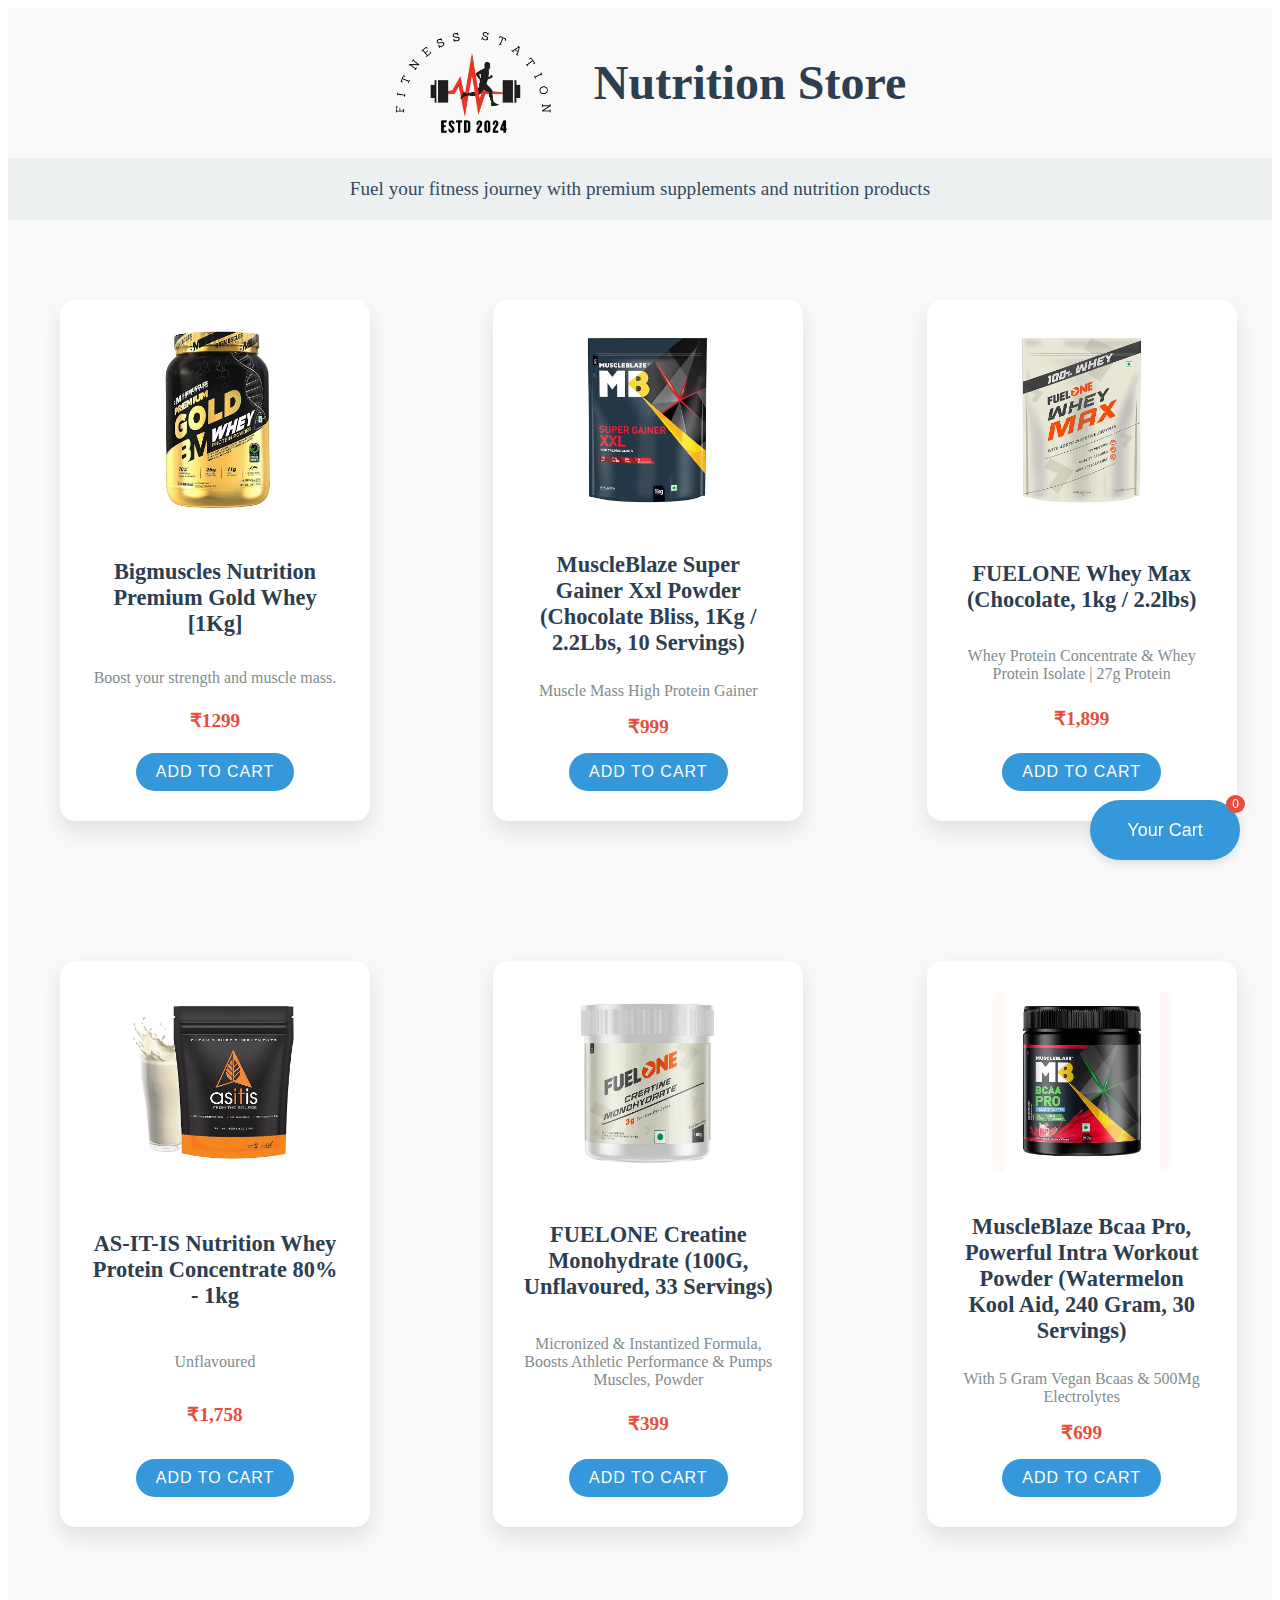
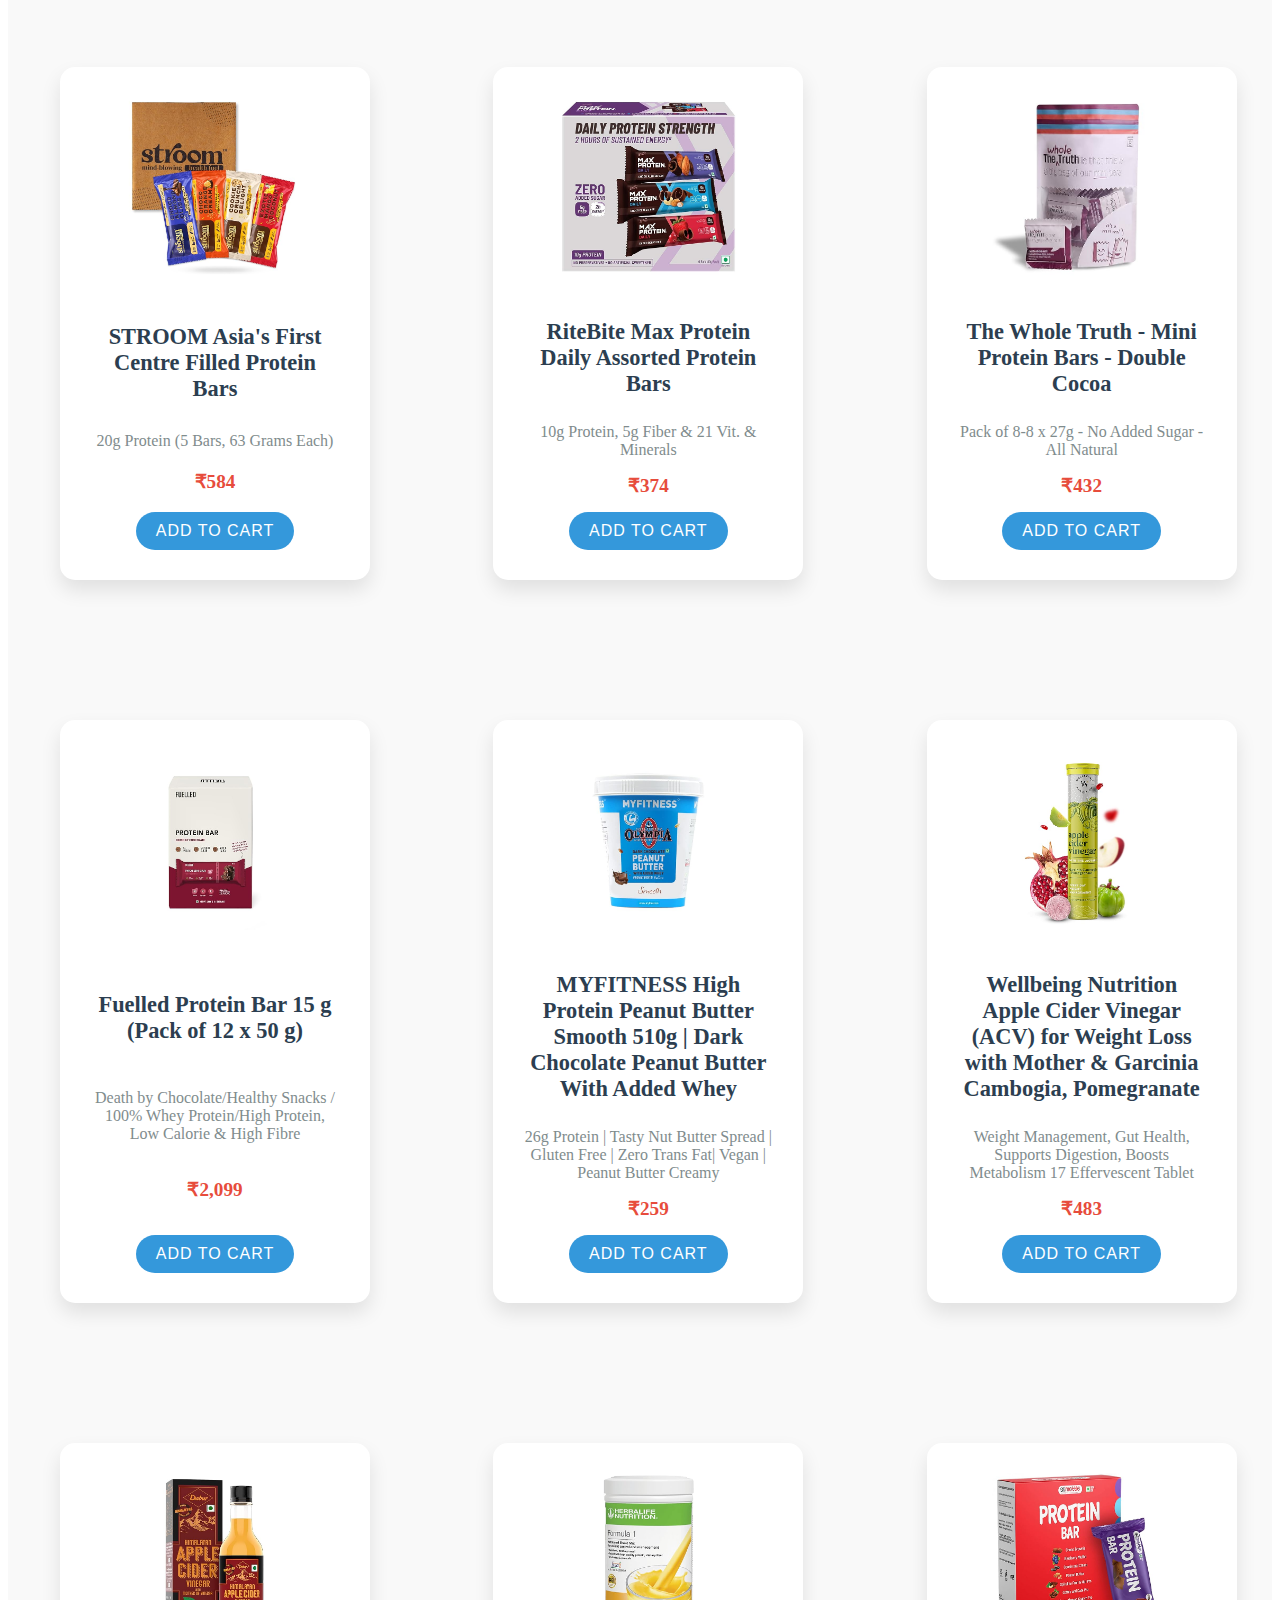
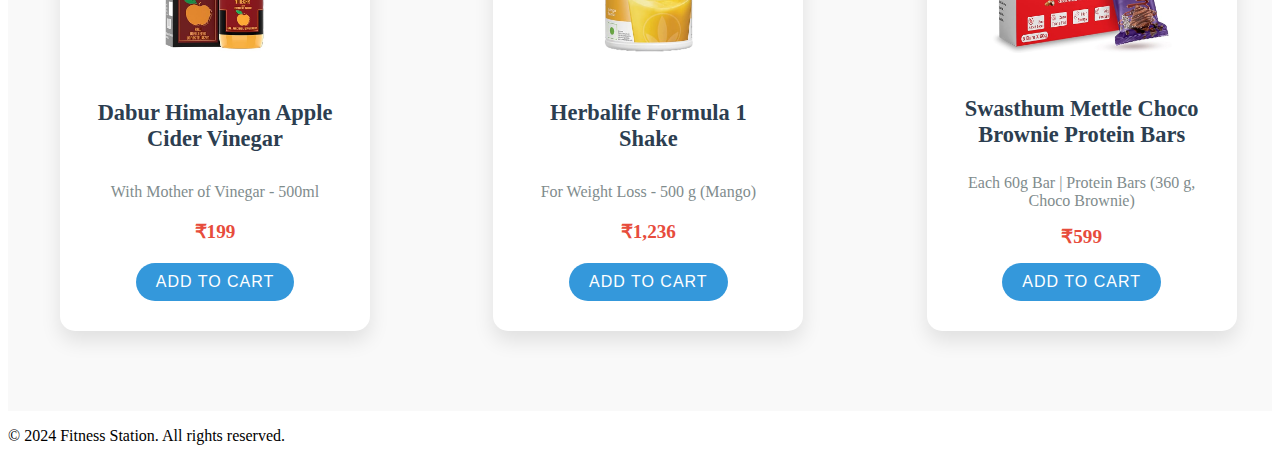
<file: FitnessFinal/nutritions_store.html>
<!DOCTYPE html>
<html lang="en">
<head>
    <meta charset="UTF-8">
    <meta name="viewport" content="width=device-width, initial-scale=1.0">
    <title>Fitness Station - Nutrition Store</title>
    <link rel="stylesheet" href="store.css">
</head>
<body>
    <main role="main">
        <header class="store-header">
            <img src="images/logo.png" alt="Fitness Station Logo" class="logo">
            <h1>Nutrition Store</h1>
        </header>

        <section class="intro">
            <p>Fuel your fitness journey with premium supplements and nutrition products</p>
        </section>

        <section class="nutrition-store">
            <div class="product-list">
                <div class="product">
                    <img src="images/Nutrients_img/Bigmuscles Nutrition Premium Gold Whey [1Kg].jpg" alt="Creatine">
                    <h3>Bigmuscles Nutrition Premium Gold Whey [1Kg]</h3>
                    <p>Boost your strength and muscle mass.</p>
                    <div class="price">₹1299</div>
                    <button class="add-to-cart">Add to Cart</button>
                </div>

                <div class="product">
                    <img src="images/Nutrients_img/MuscleBlaze Super Gainerr.jpg" alt="Whey Protein">
                    <h3>MuscleBlaze Super Gainer Xxl Powder (Chocolate Bliss, 1Kg / 2.2Lbs, 10 Servings)</h3>
                    <p>Muscle Mass High Protein Gainer</p>
                    <div class="price">₹999</div>
                    <button class="add-to-cart">Add to Cart</button>
                </div>

                <div class="product">
                    <img src="images/Nutrients_img/FUELONE Whey Max.jpg" alt="High Protein Peanut Butter">
                    <h3>FUELONE Whey Max (Chocolate, 1kg / 2.2lbs)</h3>
                    <p>Whey Protein Concentrate & Whey Protein Isolate | 27g Protein</p>
                    <div class="price">₹1,899</div>
                    <button class="add-to-cart">Add to Cart</button>
                </div>

                <div class="product">
                    <img src="images/Nutrients_img/AS-IT-IS Nutrition Whey Protein.jpg" alt="Whey Protein">
                    <h3>AS-IT-IS Nutrition Whey Protein Concentrate 80% - 1kg</h3>
                    <p>Unflavoured</p>
                    <div class="price">₹1,758</div>
                    <button class="add-to-cart">Add to Cart</button>
                </div>

                <div class="product">
                    <img src="images/Nutrients_img/FUELONE Creatine Monohydrate.jpg" alt="Whey Protein">
                    <h3>FUELONE Creatine Monohydrate (100G, Unflavoured, 33 Servings)</h3>
                    <p>Micronized & Instantized Formula, Boosts Athletic Performance & Pumps Muscles, Powder</p>
                    <div class="price">₹399</div>
                    <button class="add-to-cart">Add to Cart</button>
                </div>

                <div class="product">
                    <img src="images/Nutrients_img/MuscleBlaze Bcaa Pro, Powerful Intra Workout Powder.jpg" alt="Whey Protein">
                    <h3>MuscleBlaze Bcaa Pro, Powerful Intra Workout Powder (Watermelon Kool Aid, 240 Gram, 30 Servings)</h3>
                    <p>With 5 Gram Vegan Bcaas & 500Mg Electrolytes</p>
                    <div class="price">₹699</div>
                    <button class="add-to-cart">Add to Cart</button>
                </div>

                <div class="product">
                    <img src="images/Nutrients_img/STROOM Asia's First Centre Filled Protein Bars.jpg" alt="Whey Protein">
                    <h3>STROOM Asia's First Centre Filled Protein Bars</h3>
                    <p>20g Protein (5 Bars, 63 Grams Each)</p>
                    <div class="price">₹584</div>
                    <button class="add-to-cart">Add to Cart</button>
                </div>

                <div class="product">
                    <img src="images/Nutrients_img/RiteBite Max Protein Daily Assorted Protein Bars with 10g Protein.jpg" alt="Whey Protein">
                    <h3>RiteBite Max Protein Daily Assorted Protein Bars</h3>
                    <p>10g Protein, 5g Fiber & 21 Vit. & Minerals</p>
                    <div class="price">₹374</div>
                    <button class="add-to-cart">Add to Cart</button>
                </div>

                <div class="product">
                    <img src="images/Nutrients_img/The Whole Truth - Mini Protein Bars - Double Cocoa- Pack of 8-8 x 27g.jpg" alt="Whey Protein">
                    <h3>The Whole Truth - Mini Protein Bars - Double Cocoa</h3>
                    <p>Pack of 8-8 x 27g - No Added Sugar - All Natural</p>
                    <div class="price">₹432</div>
                    <button class="add-to-cart">Add to Cart</button>
                </div>

                <div class="product">
                    <img src="images/Nutrients_img/Fuelled Protein Bar 15 g (Pack of 12 x 50 g).jpg" alt="Whey Protein">
                    <h3>Fuelled Protein Bar 15 g (Pack of 12 x 50 g) </h3>
                    <p>Death by Chocolate/Healthy Snacks / 100% Whey Protein/High Protein, Low Calorie & High Fibre</p>
                    <div class="price">₹2,099</div>
                    <button class="add-to-cart">Add to Cart</button>
                </div>

                <div class="product">
                    <img src="images/Nutrients_img/MYFITNESS High Protein Peanut Butter Smooth 510g.jpg" alt="Whey Protein">
                    <h3>MYFITNESS High Protein Peanut Butter Smooth 510g | Dark Chocolate Peanut Butter With Added Whey</h3>
                    <p>26g Protein | Tasty Nut Butter Spread | Gluten Free | Zero Trans Fat| Vegan | Peanut Butter Creamy</p>
                    <div class="price">₹259</div>
                    <button class="add-to-cart">Add to Cart</button>
                </div>

                <div class="product">
                    <img src="images/Nutrients_img/Wellbeing Nutrition Apple Cider Vinegar (ACV) for Weight Loss with Mother & Garcinia Cambogia, Pomegranate.jpg" alt="Whey Protein">
                    <h3>Wellbeing Nutrition Apple Cider Vinegar (ACV) for Weight Loss with Mother & Garcinia Cambogia, Pomegranate</h3>
                    <p>Weight Management, Gut Health, Supports Digestion, Boosts Metabolism 17 Effervescent Tablet</p>
                    <div class="price">₹483</div>
                    <button class="add-to-cart">Add to Cart</button>
                </div>

                <div class="product">
                    <img src="images/Nutrients_img/Dabur Himalayan Apple Cider Vinegar with Mother of Vinegar - 500ml.jpg" alt="Whey Protein">
                    <h3>Dabur Himalayan Apple Cider Vinegar</h3>
                    <p> With Mother of Vinegar - 500ml</p>
                    <div class="price">₹199</div>
                    <button class="add-to-cart">Add to Cart</button>
                </div>

                <div class="product">
                    <img src="images/Nutrients_img/Herbalife Formula 1 Shake for Weight Loss - 500 g (Mango).jpg" alt="Whey Protein">
                    <h3>Herbalife Formula 1 Shake</h3>
                    <p> For Weight Loss - 500 g (Mango)</p>
                    <div class="price">₹1,236</div>
                    <button class="add-to-cart">Add to Cart</button>
                </div>

                <div class="product">
                    <img src="images/Nutrients_img/Swasthum Mettle Choco Brownie Protein Bars.jpg" alt="Whey Protein">
                    <h3>Swasthum Mettle Choco Brownie Protein Bars</h3>
                    <p> Each 60g Bar | Protein Bars (360 g, Choco Brownie)</p>
                    <div class="price">₹599</div>
                    <button class="add-to-cart">Add to Cart</button>
                </div>
            </div>
        </section>
    </main>

    <footer>
        <p>&copy; 2024 Fitness Station. All rights reserved.</p>
    </footer>

    <div id="cart-flyout" class="flyout-menu">
        <div class="flyout-content">
            <span class="close-flyout" id="close-cart-flyout">&times;</span>
            <h2>Your Cart</h2>
            <div id="cart-items-flyout"></div>
            <p>Total: ₹<span id="cart-total-flyout">0.00</span></p>
            <button id="checkout-btn" class="btn">Checkout</button>
        </div>
    </div>

    <button id="floating-cart-btn" class="floating-btn">
        <i class="fa fa-shopping-cart"></i> Your Cart
        <span id="cart-count">0</span>
    </button>

    <script src="script.js"></script>
</body>
</html>
</file>
<file: styles.css>
@import url('https://fonts.googleapis.com/css?family=Montserrat:400,800');

* {
	box-sizing: border-box;
}

body {
	background: #f6f5f7;
	display: flex;
	justify-content: center;
	align-items: center;
	flex-direction: column;
	font-family: 'Montserrat', sans-serif;
	height: 100vh;
	margin: -20px 0 50px;
}

h1 {
	font-weight: bold;
	margin: 0;
}

h2 {
	text-align: center;
}

p {
	font-size: 14px;
	font-weight: 100;
	line-height: 20px;
	letter-spacing: 0.5px;
	margin: 20px 0 30px;
}

span {
	font-size: 12px;
}

a {
	color: #333;
	font-size: 14px;
	text-decoration: none;
	margin: 15px 0;
}

button {
	border-radius: 20px;
	border: 1px solid #FF4B2B;
	background-color: #FF4B2B;
	color: #FFFFFF;
	font-size: 12px;
	font-weight: bold;
	padding: 12px 45px;
	letter-spacing: 1px;
	text-transform: uppercase;
	transition: transform 80ms ease-in;
}

button:active {
	transform: scale(0.95);
}

button:focus {
	outline: none;
}

button.ghost {
	background-color: transparent;
	border-color: #FFFFFF;
}

form {
	background-color: #FFFFFF;
	display: flex;
	align-items: center;
	justify-content: center;
	flex-direction: column;
	padding: 0 50px;
	height: 100%;
	text-align: center;
}

input {
	background-color: #eee;
	border: none;
	padding: 12px 15px;
	margin: 8px 0;
	width: 100%;
}

.container {
	background-color: #fff;
	border-radius: 10px;
  	box-shadow: 0 14px 28px rgba(0,0,0,0.25), 
			0 10px 10px rgba(0,0,0,0.22);
	position: relative;
	overflow: hidden;
	width: 768px;
	max-width: 100%;
	min-height: 480px;
}

.form-container {
	position: absolute;
	top: 0;
	height: 100%;
	transition: all 0.6s ease-in-out;
}

.sign-in-container {
	left: 0;
	width: 50%;
	z-index: 2;
}

.container.right-panel-active .sign-in-container {
	transform: translateX(100%);
}

.sign-up-container {
	left: 0;
	width: 50%;
	opacity: 0;
	z-index: 1;
}

.container.right-panel-active .sign-up-container {
	transform: translateX(100%);
	opacity: 1;
	z-index: 5;
	animation: show 0.6s;
}

@keyframes show {
	0%, 49.99% {
		opacity: 0;
		z-index: 1;
	}
	
	50%, 100% {
		opacity: 1;
		z-index: 5;
	}
}

.overlay-container {
	position: absolute;
	top: 0;
	left: 50%;
	width: 50%;
	height: 100%;
	overflow: hidden;
	transition: transform 0.6s ease-in-out;
	z-index: 100;
}

.container.right-panel-active .overlay-container{
	transform: translateX(-100%);
}

.overlay {
	background: #FF416C;
	background: -webkit-linear-gradient(to right, #FF4B2B, #FF416C);
	background: linear-gradient(to right, #FF4B2B, #FF416C);
	background-repeat: no-repeat;
	background-size: cover;
	background-position: 0 0;
	color: #FFFFFF;
	position: relative;
	left: -100%;
	height: 100%;
	width: 200%;
  	transform: translateX(0);
	transition: transform 0.6s ease-in-out;
}

.container.right-panel-active .overlay {
  	transform: translateX(50%);
}

.overlay-panel {
	position: absolute;
	display: flex;
	align-items: center;
	justify-content: center;
	flex-direction: column;
	padding: 0 40px;
	text-align: center;
	top: 0;
	height: 100%;
	width: 50%;
	transform: translateX(0);
	transition: transform 0.6s ease-in-out;
}

.overlay-left {
	transform: translateX(-20%);
}

.container.right-panel-active .overlay-left {
	transform: translateX(0);
}

.overlay-right {
	right: 0;
	transform: translateX(0);
}

.container.right-panel-active .overlay-right {
	transform: translateX(20%);
}

.social-container {
	margin: 20px 0;
}

.social-container a {
	border: 1px solid #DDDDDD;
	border-radius: 50%;
	display: inline-flex;
	justify-content: center;
	align-items: center;
	margin: 0 5px;
	height: 40px;
	width: 40px;
}

footer {
    background-color: #222;
    color: #fff;
    font-size: 14px;
    bottom: 0;
    position: fixed;
    left: 0;
    right: 0;
    text-align: center;
    z-index: 999;
}

footer p {
    margin: 10px 0;
}

footer i {
    color: red;
}

footer a {
    color: #3c97bf;
    text-decoration: none;
}
</file>
<file: FitnessFinal/workout.css>
/* General Styles */
body {
    font-family: 'Roboto', Arial, sans-serif;
    background-color: #f4f4f4;
    margin: 0;
    padding: 0;
    color: #333;
    line-height: 1.6;
}

.container {
    max-width: 1200px;
    margin: 0 auto;
    padding: 0 20px;
}

/* Header Styles */
.store-header {
    display: flex;
    align-items: center;
    justify-content: center;
    padding: 20px;
    background-color: #f9f9f9;
}

.store-header .logo {
    width: 200px;
    height: auto;
    margin-right: 20px;
}

.store-header h1 {
    font-size: 3rem;
    color: #2c3e50;
    margin: 0;
}

/* Intro Section */
.intro {
    text-align: center;
    padding: 20px;
    background-color: #ecf0f1;
}

.intro p {
    font-size: 1.2rem;
    color: #34495e;
    max-width: 800px;
    margin: 0 auto;
}

/* Workout Section */
.workout-section {
    padding: 60px 0;
    background-color: #fff;
}

.workout-section h2 {
    text-align: center;
    color: #2c3e50;
    margin-bottom: 40px;
    font-size: 2.2rem;
    text-transform: uppercase;
    letter-spacing: 2px;
}

/* Modified grid to accommodate wider boxes */
.workout-grid {
    display: grid;
    grid-template-columns: repeat(auto-fit, minmax(400px, 2fr)); /* Increased from 300px */
    gap: 170px;
    padding: 0px; /* Added padding for breathing room */
}

.body-part {
    background-color: #f9f9f9;
    border-radius: 15px;
    box-shadow: 0 10px 20px rgba(0, 0, 0, 0.1);
    padding: 40px; /* Increased padding */
    transition: transform 0.3s ease, box-shadow 0.3s ease;
    width: 100%; /* Ensure full width */
}

.body-part:hover {
    transform: translateY(-20px);
    box-shadow: 0 15px 30px rgba(0, 0, 0, 0.2);
}

.body-part h3 {
    color: #2980b9;
    text-align: center;
    margin-bottom: 30px; /* Increased margin */
    font-size: 2rem;
}

.exercise {
    display: flex;
    align-items: center;
    margin-bottom: 25px; /* Increased margin */
    background-color: #ffffff;
    border-radius: 10px;
    overflow: hidden;
    box-shadow: 0 4px 6px rgba(0, 0, 0, 0.1);
    height: 270px;
}

.exercise img {
    width: 250px;
    height: 220px;
    object-fit: cover;
}

.exercise-details {
    padding: 20px; /* Increased padding */
    flex-grow: 1;
    font-size: 1.2rem;
}

/* Responsive Design */
@media (max-width: 768px) {
    .workout-grid {
        grid-template-columns: 1fr;
        padding: 0 20px;
    }

    .exercise {
        flex-direction: column;
    }

    .exercise img {
        width: 100%;
        height: 200px;
    }
}
</file>
<file: FitnessFinal/store.css>
/* Product Section */
.nutrition-products {
    padding: 20px;
    text-align: center;
}

.nutrition-products h2 {
    font-size: 2rem;
    color: #2980b9;
    margin-bottom: 20px;
}

.product-list {
    display: flex;
    justify-content: space-around;
    flex-wrap: wrap;
}

.product {
    background-color: #ecf0f1;
    border-radius: 10px;
    box-shadow: 0 4px 8px rgba(0, 0, 0, 0.1);
    padding: 20px;
    width: 250px;
    margin: 20px;
    transition: transform 0.3s ease;
}

.product:hover {
    transform: scale(1.05);
}

.product h3 {
    font-size: 1.5rem;
    color: #2c3e50;
}

.product p {
    font-size: 1rem;
    color: #7f8c8d;
}

/* Cart Section */
.cart-section {
    background-color: #fff;
    padding: 20px;
    margin: 20px auto;
    width: 90%;
    max-width: 600px;
    box-shadow: 0 4px 8px rgba(0, 0, 0, 0.1);
    border-radius: 10px;
    text-align: center;
}

.cart-section h2 {
    font-size: 2rem;
    color: #27ae60;
}

#cart-items p {
    font-size: 1.2rem;
    color: #2c3e50;
}

/* Modal Styling for Checkout Window */
.modal {
    display: none;
    position: fixed;
    z-index: 100;
    left: 0;
    top: 0;
    width: 100%;
    height: 100%;
    background-color: rgba(0, 0, 0, 0.6);
}

.modal-content {
    background-color: #fff;
    margin: 15% auto;
    padding: 20px;
    border-radius: 10px;
    width: 80%;
    max-width: 400px;
    box-shadow: 0 5px 15px rgba(0, 0, 0, 0.3);
}

.modal h2 {
    color: #27ae60;
    font-size: 1.5rem;
}

.close-modal {
    background-color: #e74c3c;
    color: white;
    border: none;
    padding: 10px;
    border-radius: 5px;
    cursor: pointer;
    transition: background-color 0.3s ease;
}

.close-modal:hover {
    background-color: #c0392b;
}

/* Flyout Menu Styling */
.flyout-menu {
    position: fixed;
    right: -100%;
    top: 0;
    width: 300px;
    height: 100%;
    background-color: #fff;
    box-shadow: -2px 0 5px rgba(0, 0, 0, 0.1);
    transition: right 0.3s ease;
    z-index: 1000;
}

.flyout-content {
    padding: 20px;
}

.flyout-content h2 {
    color: #2980b9;
    font-size: 1.5rem;
}

.flyout-content p {
    color: #333;
    font-size: 1rem;
    margin-top: 10px;
}

#flyout-product-price {
    font-weight: bold;
    font-size: 1.2rem;
    margin-top: 20px;
}

.close-flyout {
    font-size: 2rem;
    cursor: pointer;
    position: absolute;
    top: 10px;
    right: 20px;
    color: #e74c3c;
    transition: color 0.3s ease;
}

.close-flyout:hover {
    color: #c0392b;
}

.flyout-open {
    right: 0;
}

/* Responsive Design */
@media (max-width: 768px) {
    h1 {
        font-size: 2rem;
    }

    .btn, .shop-now-btn, .add-to-cart, #checkout {
        padding: 8px 16px;
    }

    .product, .service, .do-item {
        width: 100%;
        max-width: 300px;
    }
}

.nutrition-store {
    background-color: #f9f9f9;
    padding: 60px 0;
    text-align: center;
}

.nutrition-store h2 {
    font-size: 2.5rem;
    color: #2c3e50;
    margin-bottom: 30px;
    text-transform: uppercase;
    letter-spacing: 2px;
}

.product-list {
    display: grid;
    grid-template-columns: repeat(auto-fit, minmax(250px, 1fr));
    gap: 100px;
    padding: 0 20px;
    max-width: 1200px;
    margin: 0 auto;
}

.product {
    background-color: #ffffff;
    border-radius: 15px;
    box-shadow: 0 10px 20px rgba(0, 0, 0, 0.1);
    padding: 30px;
    transition: transform 0.3s ease, box-shadow 0.3s ease;
    display: flex;
    flex-direction: column;
    justify-content: space-between;
    align-items: center;
    overflow: hidden;
}

.product:hover {
    transform: translateY(-10px);
    box-shadow: 0 15px 30px rgba(0, 0, 0, 0.2);
}

.product img {
    width: 180px;
    height: 180px;
    object-fit: cover;
    border-radius: 5%;
    margin-bottom: 20px;
    transition: transform 0.3s ease;
}

.product:hover img {
    transform: scale(1.1);
}

.product h3 {
    font-size: 1.4rem;
    color: #2c3e50;
    margin-bottom: 10px;
}

.product p {
    font-size: 1rem;
    color: #7f8c8d;
    margin-bottom: 15px;
}

.product .price {
    font-size: 1.2rem;
    font-weight: bold;
    color: #e74c3c;
    margin-bottom: 15px;
}

.add-to-cart {
    background-color: #3498db;
    color: white;
    padding: 10px 20px;
    border: none;
    border-radius: 25px;
    cursor: pointer;
    font-size: 1rem;
    transition: background-color 0.3s ease, transform 0.2s ease;
    text-transform: uppercase;
    letter-spacing: 1px;
}

.add-to-cart:hover {
    background-color: #2980b9;
    transform: scale(1.05);
}

/* Responsive adjustments */
@media (max-width: 768px) {
    .product-list {
        grid-template-columns: repeat(auto-fit, minmax(200px, 1fr));
    }

    .product {
        padding: 20px;
    }

    .product img {
        width: 150px;
        height: 150px;
    }
}

/* ... (previous styles remain the same) ... */

/* Header Styles */
.store-header {
    display: flex;
    align-items: center;
    justify-content: center;
    padding: 20px;
    background-color: #f9f9f9;
}

.store-header .logo {
    width: 200px;
    height: auto;
    margin-right: 20px;
}

.store-header h1 {
    font-size: 3rem;
    color: #2c3e50;
    margin: 0;
}

/* Intro Section */
.intro {
    text-align: center;
    padding: 20px;
    background-color: #ecf0f1;
}

.intro p {
    font-size: 1.2rem;
    color: #34495e;
    max-width: 800px;
    margin: 0 auto;
}

/* Floating Cart Button */
.floating-btn {
    position: fixed;
    bottom: 40px;
    right: 40px;
    background-color: #3498db;
    color: white;
    border: none;
    border-radius: 50px; /* Slightly rounded corners */
    width: 150px; /* Adjusted width */
    height: 60px;
    font-size: 18px; /* Slightly larger font size */
    cursor: pointer;
    box-shadow: 0 4px 8px rgba(0, 0, 0, 0.1);
    z-index: 1000;
    display: flex;
    justify-content: center;
    align-items: center;
    transition: background-color 0.3s ease;
    padding: 10px 20px; /* Added padding for better spacing */
}

.floating-btn:hover {
    background-color: #2980b9;
}

#cart-count {
    position: absolute;
    top: -5px;
    right: -5px;
    background-color: #e74c3c;
    color: white;
    border-radius: 50%;
    padding: 2px 6px;
    font-size: 12px;
}

/* Cart Flyout Menu */
#cart-flyout {
    right: -100%;
    transition: right 0.3s ease;
    width: 450px;
}

#cart-flyout.flyout-open {
    right: 0;
}

#cart-items {
    margin-bottom: 20px;
}

#checkout-btn {
    display: block;
    width: 100%;
    padding: 10px;
    background-color: #2ecc71;
    color: white;
    border: none;
    border-radius: 20px;
    cursor: pointer;
    font-size: 16px;
    transition: background-color 0.3s ease;
}

#checkout-btn:hover {
    background-color: #27ae60;
}

.cart-item {
    display: flex;
    justify-content: space-between;
    align-items: flex-start; /* Align items to the top */
    margin-bottom: 15px;
    padding-bottom: 15px;
    border-bottom: 1px solid #eee;
}

.cart-item .item-details {  /* Wrapper for item name and price */
    display: flex;
    flex-direction: column;
    align-items: flex-start; /* Align text to the left */
}

.cart-item .price {  /* Style for the price */
    align-self: flex-end;  /* Align price to the right within item-details */
    margin-top: 5px;  /* Add some space between name and price */
}

.remove-item {
    background-color: #e74c3c;
    color: white;
    border: none;
    padding: 5px 10px;
    border-radius: 20px;
    cursor: pointer;
    font-size: 12px;
}

.remove-item:hover {
    background-color: #c0392b;
}
</file>
